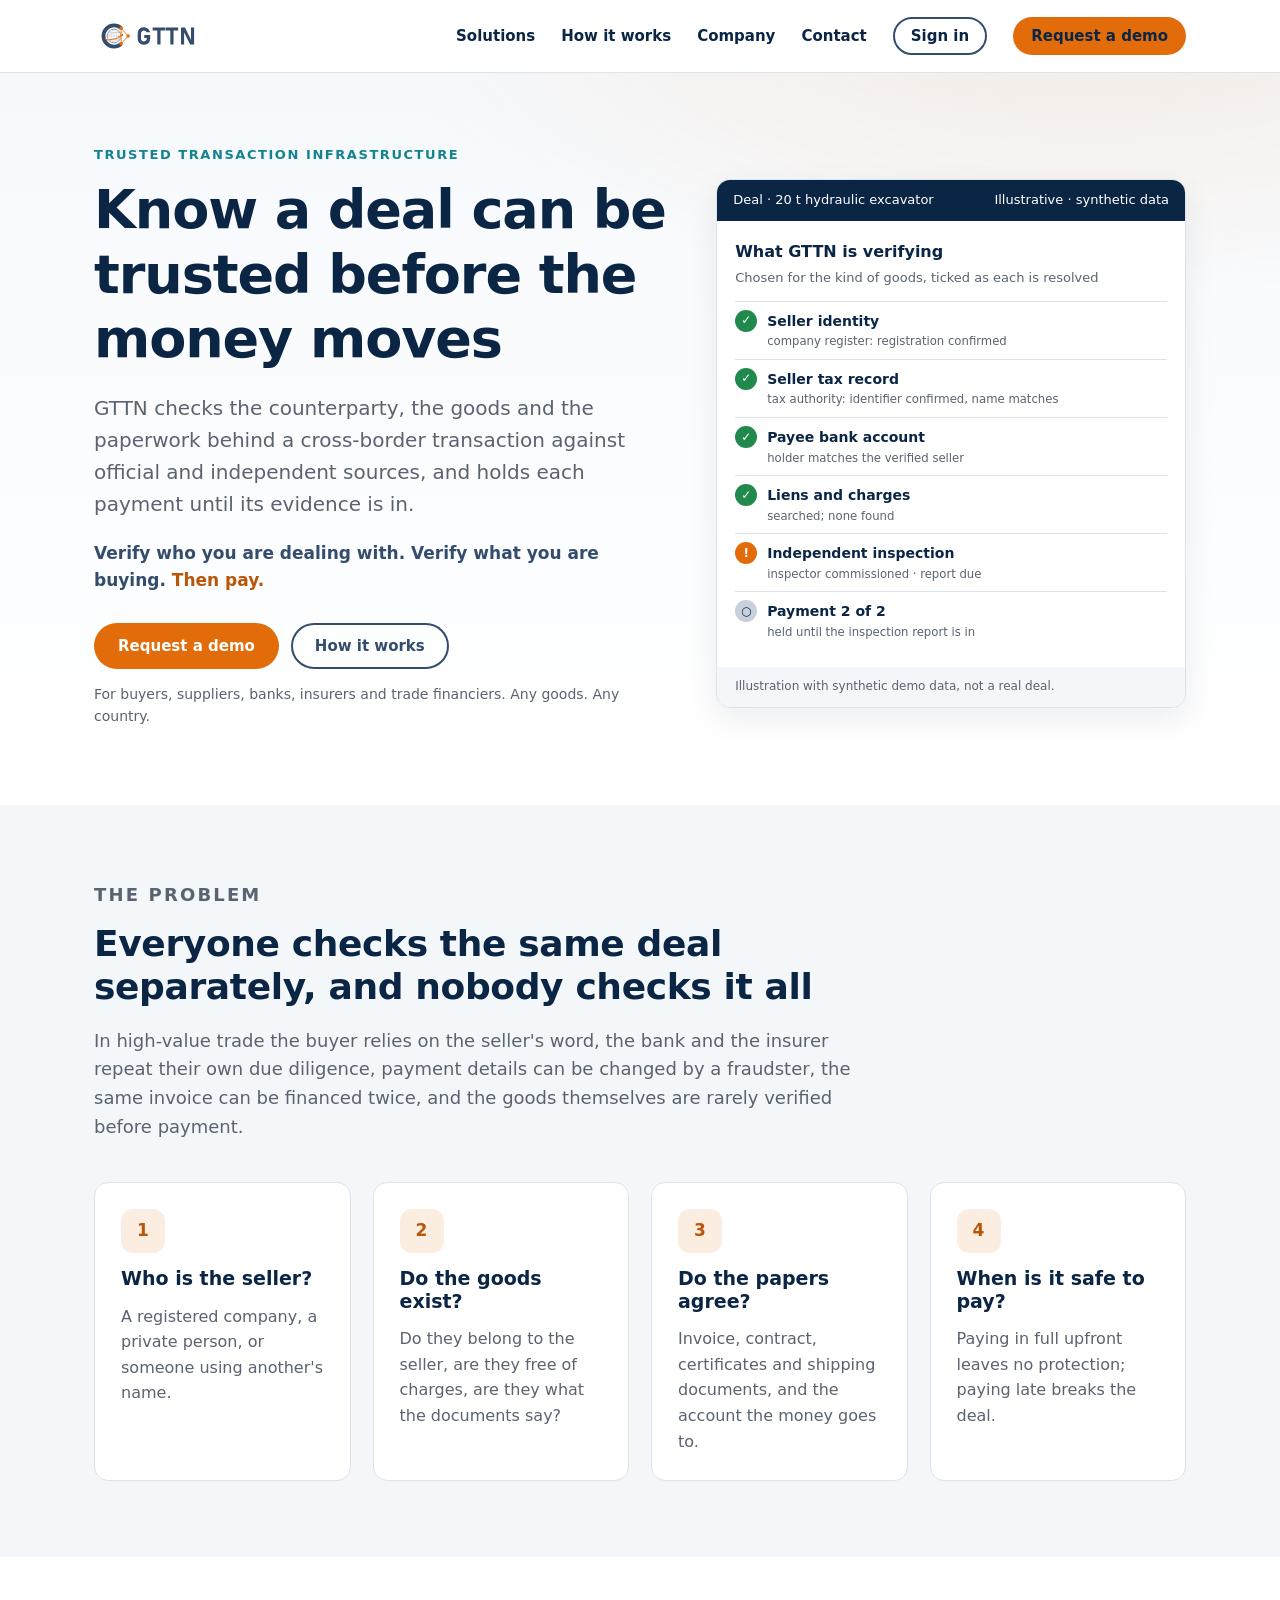
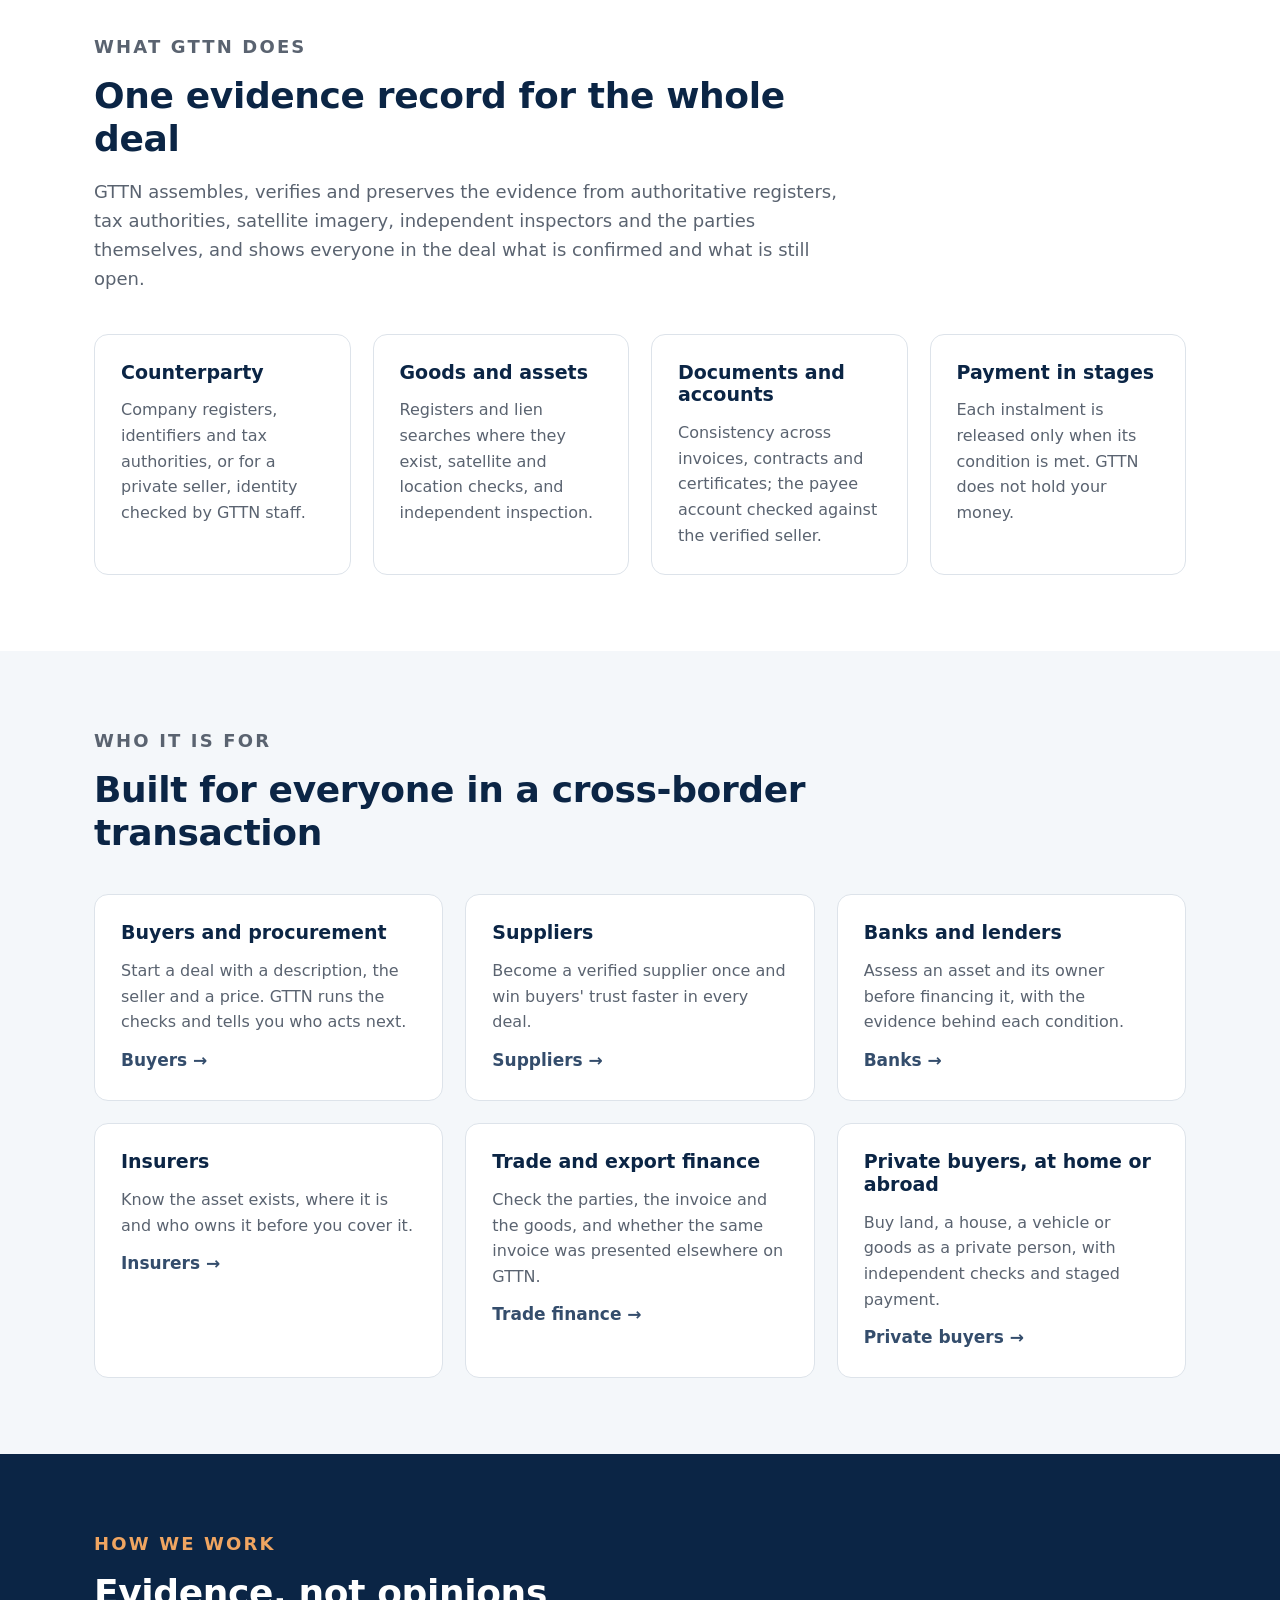
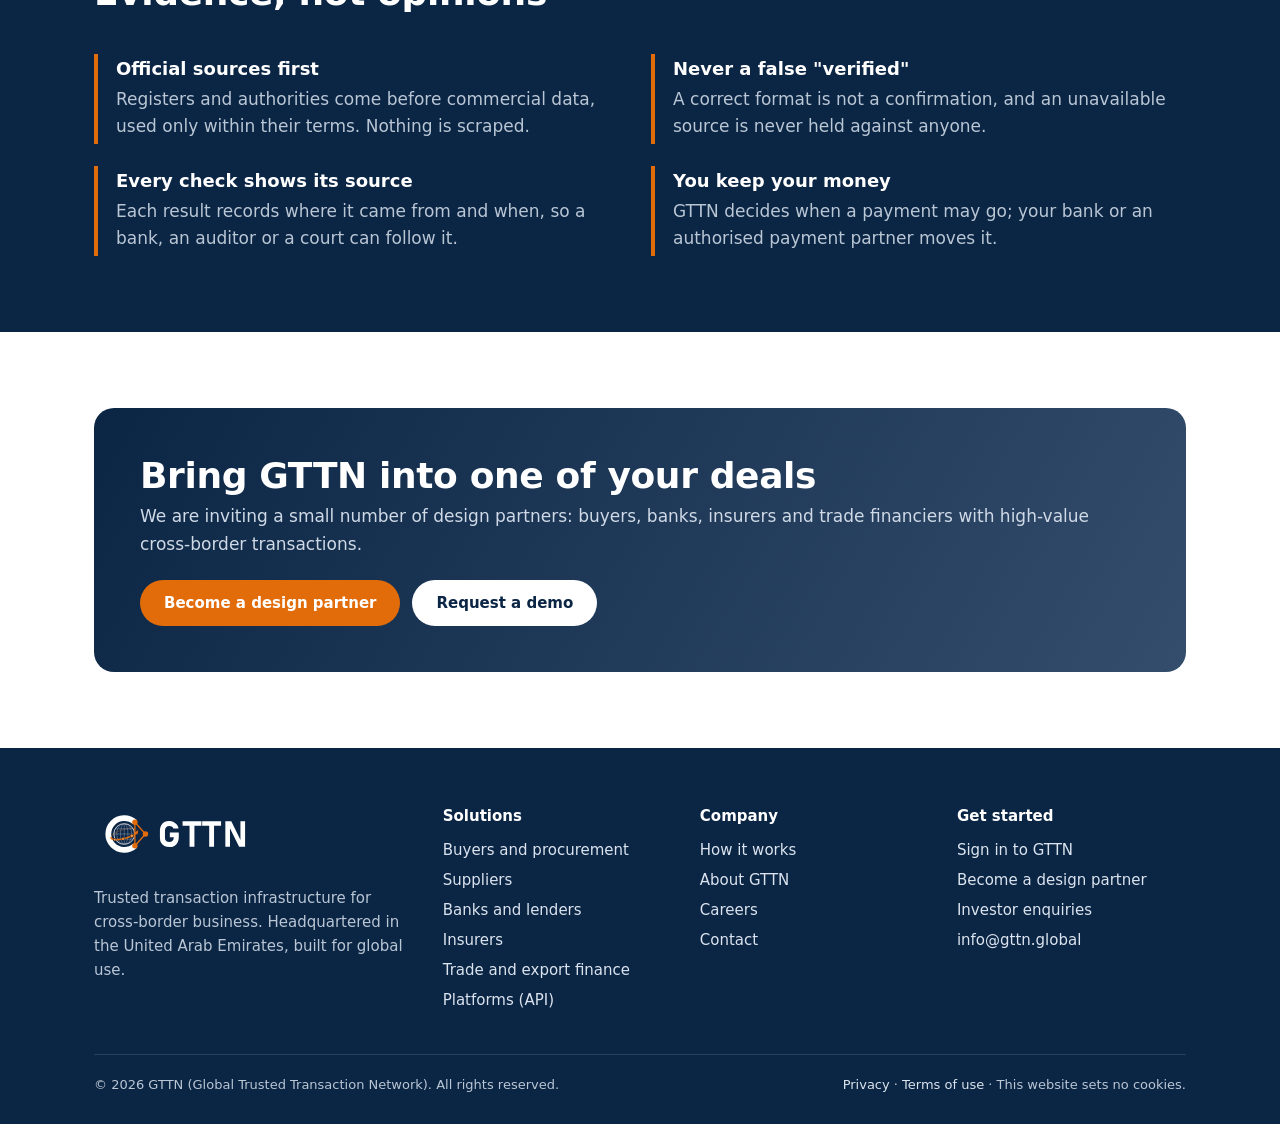
<file: index.html>
<!doctype html>
<html lang="en">
<head>
<meta charset="utf-8">
<meta name="viewport" content="width=device-width, initial-scale=1">
<meta http-equiv="Content-Security-Policy" content="default-src 'self'; img-src 'self' data:; style-src 'self' 'unsafe-inline'; script-src 'self'; connect-src 'self'; font-src 'self'; form-action 'self' mailto:; base-uri 'self'; object-src 'none'">
<!-- No upgrade-insecure-requests in the page: until the host's certificate exists it would block the stylesheet and
     images. HTTPS is enforced by the host instead (GitHub Pages "Enforce HTTPS"; .htaccess on Apache). -->
<meta name="referrer" content="strict-origin-when-cross-origin">
<title>GTTN: trusted transaction infrastructure for cross-border business</title>
<meta name="description" content="Verify who you are dealing with. Verify what you are buying. Then pay. GTTN checks counterparties, goods and documents before money moves.">
<link rel="canonical" href="https://www.gttn.global/">
<meta name="theme-color" content="#0b2545">
<link rel="icon" href="/assets/img/GTTN_mark.svg" type="image/svg+xml">
<link rel="icon" href="/assets/img/icon-32.png" sizes="32x32" type="image/png">
<link rel="apple-touch-icon" href="/assets/img/icon-180.png">
<meta property="og:type" content="website">
<meta property="og:site_name" content="GTTN">
<meta property="og:title" content="GTTN: trusted transaction infrastructure for cross-border business">
<meta property="og:description" content="Verify who you are dealing with. Verify what you are buying. Then pay. GTTN checks counterparties, goods and documents before money moves.">
<meta property="og:url" content="https://www.gttn.global/">
<meta property="og:image" content="https://www.gttn.global/assets/img/og-image.png">
<meta name="twitter:card" content="summary_large_image">
<link rel="stylesheet" href="/assets/css/site.css">
<script type="application/ld+json">{"@context": "https://schema.org", "@type": "Organization", "name": "GTTN (Global Trusted Transaction Network)", "url": "https://www.gttn.global", "logo": "https://www.gttn.global/assets/img/icon-512.png", "description": "Trusted transaction infrastructure for cross-border business.", "email": "info@gttn.global"}</script>
</head>
<body>
<a class="skip" href="#main">Skip to content</a>
<header class="site-header">
  <div class="wrap">
    <a class="brand" href="/" aria-label="GTTN home"><img src="/assets/img/GTTN_logo_horizontal.svg" alt="GTTN" width="148" height="56"></a>
    <button class="nav-toggle" aria-controls="site-nav" aria-expanded="false">Menu</button>
    <nav class="nav" id="site-nav" aria-label="Main">
      <a href="/solutions.html">Solutions</a>
      <a href="/how-it-works.html">How it works</a>
      <a href="/company.html">Company</a>
      <a href="/contact.html">Contact</a>
      <a class="btn btn-ghost btn-sm" href="/sign-in.html">Sign in</a>
      <a class="btn btn-primary btn-sm" href="/contact.html?topic=demo">Request a demo</a>
    </nav>
  </div>
</header>
<main id="main">
<section class="hero">
  <div class="wrap">
    <div>
      <p class="eyebrow">Trusted transaction infrastructure</p>
      <h1>Know a deal can be trusted before the money moves</h1>
      <p class="lead">GTTN checks the counterparty, the goods and the paperwork behind a cross-border transaction against official and independent sources, and holds each payment until its evidence is in.</p>
      <p class="promise">Verify who you are dealing with. Verify what you are buying. <em>Then pay.</em></p>
      <div class="cta-row">
        <a class="btn btn-primary" href="/contact.html?topic=demo">Request a demo</a>
        <a class="btn btn-ghost" href="/how-it-works.html">How it works</a>
      </div>
      <p class="note">For buyers, suppliers, banks, insurers and trade financiers. Any goods. Any country.</p>
    </div>
    <div class="mock" role="img" aria-label="Illustration of a GTTN deal checklist">
  <div class="mock-bar"><span>Deal · 20 t hydraulic excavator</span><span>Illustrative · synthetic data</span></div>
  <div class="mock-body">
    <h4>What GTTN is verifying</h4>
    <div class="sub">Chosen for the kind of goods, ticked as each is resolved</div>
    <div class="check"><span class="dot ok">✓</span><div><b>Seller identity</b><small>company register: registration confirmed</small></div></div>
    <div class="check"><span class="dot ok">✓</span><div><b>Seller tax record</b><small>tax authority: identifier confirmed, name matches</small></div></div>
    <div class="check"><span class="dot ok">✓</span><div><b>Payee bank account</b><small>holder matches the verified seller</small></div></div>
    <div class="check"><span class="dot ok">✓</span><div><b>Liens and charges</b><small>searched; none found</small></div></div>
    <div class="check"><span class="dot act">!</span><div><b>Independent inspection</b><small>inspector commissioned · report due</small></div></div>
    <div class="check"><span class="dot wait">○</span><div><b>Payment 2 of 2</b><small>held until the inspection report is in</small></div></div>
  </div>
  <div class="mock-foot">Illustration with synthetic demo data, not a real deal.</div>
</div>
  </div>
</section>

<section class="soft">
  <div class="wrap">
    <div class="section-head">
      <p class="eyebrow">The problem</p>
      <h2>Everyone checks the same deal separately, and nobody checks it all</h2>
      <p>In high-value trade the buyer relies on the seller's word, the bank and the insurer repeat their own due diligence, payment details can be changed by a fraudster, the same invoice can be financed twice, and the goods themselves are rarely verified before payment.</p>
    </div>
    <div class="grid g4">
      <div class="card"><div class="icon">1</div><h3>Who is the seller?</h3><p>A registered company, a private person, or someone using another's name.</p></div>
      <div class="card"><div class="icon">2</div><h3>Do the goods exist?</h3><p>Do they belong to the seller, are they free of charges, are they what the documents say?</p></div>
      <div class="card"><div class="icon">3</div><h3>Do the papers agree?</h3><p>Invoice, contract, certificates and shipping documents, and the account the money goes to.</p></div>
      <div class="card"><div class="icon">4</div><h3>When is it safe to pay?</h3><p>Paying in full upfront leaves no protection; paying late breaks the deal.</p></div>
    </div>
  </div>
</section>

<section>
  <div class="wrap">
    <div class="section-head">
      <p class="eyebrow">What GTTN does</p>
      <h2>One evidence record for the whole deal</h2>
      <p>GTTN assembles, verifies and preserves the evidence from authoritative registers, tax authorities, satellite imagery, independent inspectors and the parties themselves, and shows everyone in the deal what is confirmed and what is still open.</p>
    </div>
    <div class="grid g4">
      <div class="card"><h3>Counterparty</h3><p>Company registers, identifiers and tax authorities, or for a private seller, identity checked by GTTN staff.</p></div>
      <div class="card"><h3>Goods and assets</h3><p>Registers and lien searches where they exist, satellite and location checks, and independent inspection.</p></div>
      <div class="card"><h3>Documents and accounts</h3><p>Consistency across invoices, contracts and certificates; the payee account checked against the verified seller.</p></div>
      <div class="card"><h3>Payment in stages</h3><p>Each instalment is released only when its condition is met. GTTN does not hold your money.</p></div>
    </div>
  </div>
</section>

<section class="soft">
  <div class="wrap">
    <div class="section-head">
      <p class="eyebrow">Who it is for</p>
      <h2>Built for everyone in a cross-border transaction</h2>
    </div>
    <div class="grid g3">
      <div class="card"><h3>Buyers and procurement</h3><p>Start a deal with a description, the seller and a price. GTTN runs the checks and tells you who acts next.</p><a class="more" href="/solutions.html#buyers">Buyers →</a></div>
      <div class="card"><h3>Suppliers</h3><p>Become a verified supplier once and win buyers' trust faster in every deal.</p><a class="more" href="/solutions.html#suppliers">Suppliers →</a></div>
      <div class="card"><h3>Banks and lenders</h3><p>Assess an asset and its owner before financing it, with the evidence behind each condition.</p><a class="more" href="/solutions.html#banks">Banks →</a></div>
      <div class="card"><h3>Insurers</h3><p>Know the asset exists, where it is and who owns it before you cover it.</p><a class="more" href="/solutions.html#insurers">Insurers →</a></div>
      <div class="card"><h3>Trade and export finance</h3><p>Check the parties, the invoice and the goods, and whether the same invoice was presented elsewhere on GTTN.</p><a class="more" href="/solutions.html#trade-finance">Trade finance →</a></div>
      <div class="card"><h3>Private buyers, at home or abroad</h3><p>Buy land, a house, a vehicle or goods as a private person, with independent checks and staged payment.</p><a class="more" href="/solutions.html#private-buyers">Private buyers →</a></div>
    </div>
  </div>
</section>

<section class="dark">
  <div class="wrap">
    <div class="section-head">
      <p class="eyebrow" style="color:#f0a561">How we work</p>
      <h2>Evidence, not opinions</h2>
    </div>
    <div class="grid g2">
      <div class="principle"><h3>Official sources first</h3><p>Registers and authorities come before commercial data, used only within their terms. Nothing is scraped.</p></div>
      <div class="principle"><h3>Never a false "verified"</h3><p>A correct format is not a confirmation, and an unavailable source is never held against anyone.</p></div>
      <div class="principle"><h3>Every check shows its source</h3><p>Each result records where it came from and when, so a bank, an auditor or a court can follow it.</p></div>
      <div class="principle"><h3>You keep your money</h3><p>GTTN decides when a payment may go; your bank or an authorised payment partner moves it.</p></div>
    </div>
  </div>
</section>

<section>
  <div class="wrap">
    <div class="cta-band">
      <div>
        <h2>Bring GTTN into one of your deals</h2>
        <p>We are inviting a small number of design partners: buyers, banks, insurers and trade financiers with high-value cross-border transactions.</p>
      </div>
      <div class="cta-row" style="margin:0">
        <a class="btn btn-primary" href="/contact.html?topic=pilot">Become a design partner</a>
        <a class="btn btn-light" href="/contact.html?topic=demo">Request a demo</a>
      </div>
    </div>
  </div>
</section>
</main>
<footer class="site-footer">
  <div class="wrap">
    <div class="foot-grid">
      <div>
        <img src="/assets/img/GTTN_logo_footer.svg" alt="GTTN" width="160" height="60">
        <p>Trusted transaction infrastructure for cross-border business. Headquartered in the United Arab Emirates, built for global use.</p>
      </div>
      <div>
        <h4>Solutions</h4>
        <ul>
          <li><a href="/solutions.html#buyers">Buyers and procurement</a></li>
          <li><a href="/solutions.html#suppliers">Suppliers</a></li>
          <li><a href="/solutions.html#banks">Banks and lenders</a></li>
          <li><a href="/solutions.html#insurers">Insurers</a></li>
          <li><a href="/solutions.html#trade-finance">Trade and export finance</a></li>
          <li><a href="/solutions.html#platforms">Platforms (API)</a></li>
        </ul>
      </div>
      <div>
        <h4>Company</h4>
        <ul>
          <li><a href="/how-it-works.html">How it works</a></li>
          <li><a href="/company.html">About GTTN</a></li>
          <li><a href="/company.html#careers">Careers</a></li>
          <li><a href="/contact.html">Contact</a></li>
        </ul>
      </div>
      <div>
        <h4>Get started</h4>
        <ul>
          <li><a href="/sign-in.html">Sign in to GTTN</a></li>
          <li><a href="/contact.html?topic=pilot">Become a design partner</a></li>
          <li><a href="/contact.html?topic=investor">Investor enquiries</a></li>
          <li><a href="mailto:info@gttn.global">info@gttn.global</a></li>
        </ul>
      </div>
    </div>
    <div class="foot-legal">
      <span>© 2026 GTTN (Global Trusted Transaction Network). All rights reserved.</span>
      <span><a href="/privacy.html">Privacy</a> · <a href="/terms.html">Terms of use</a> · This website sets no cookies.</span>
    </div>
  </div>
</footer>
<script src="/assets/js/site.js" defer></script>
</body>
</html>
</file>
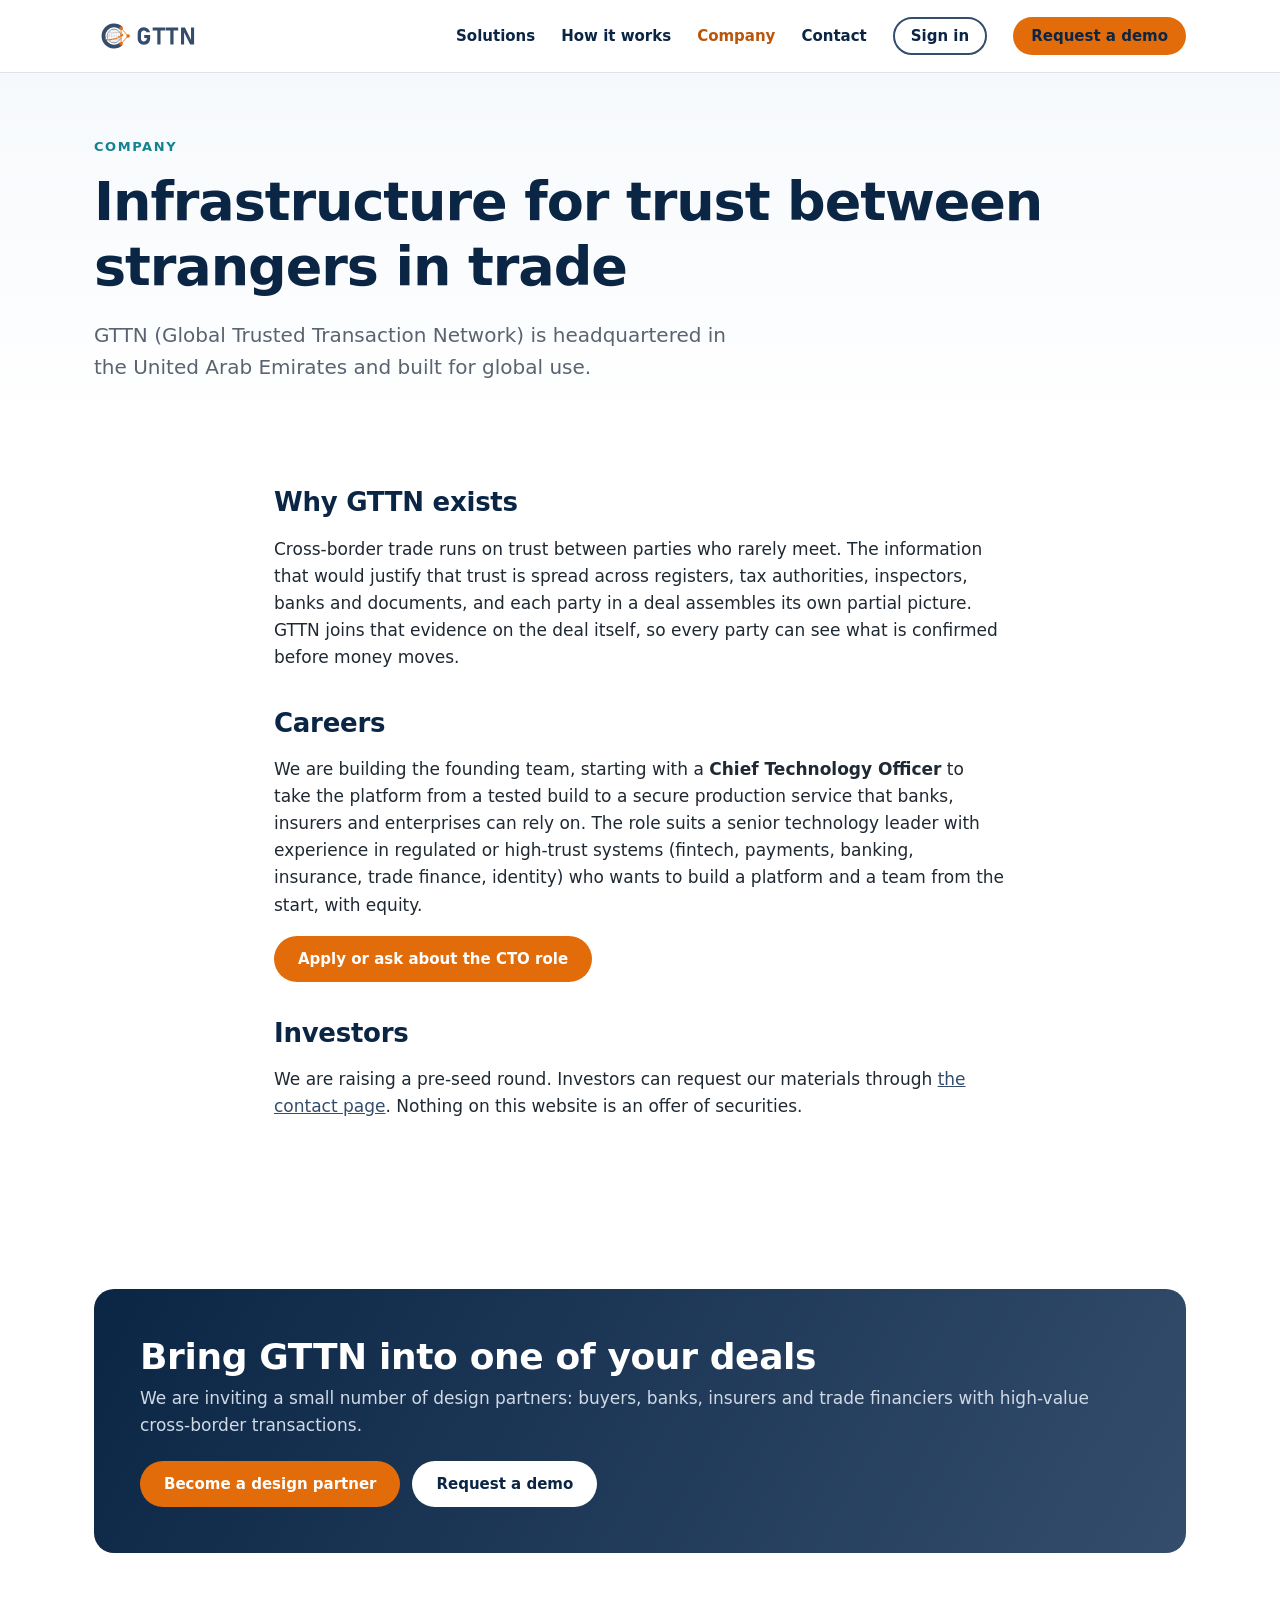
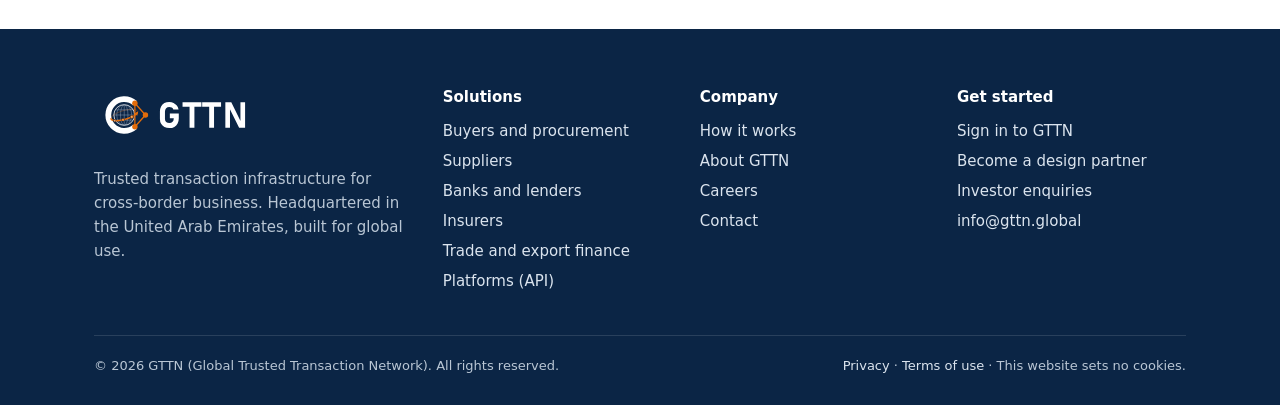
<file: company.html>
<!doctype html>
<html lang="en">
<head>
<meta charset="utf-8">
<meta name="viewport" content="width=device-width, initial-scale=1">
<meta http-equiv="Content-Security-Policy" content="default-src 'self'; img-src 'self' data:; style-src 'self' 'unsafe-inline'; script-src 'self'; connect-src 'self'; font-src 'self'; form-action 'self' mailto:; base-uri 'self'; object-src 'none'">
<!-- No upgrade-insecure-requests in the page: until the host's certificate exists it would block the stylesheet and
     images. HTTPS is enforced by the host instead (GitHub Pages "Enforce HTTPS"; .htaccess on Apache). -->
<meta name="referrer" content="strict-origin-when-cross-origin">
<title>Company and careers | GTTN</title>
<meta name="description" content="GTTN is a pre-seed company headquartered in the United Arab Emirates, building trusted transaction infrastructure for global trade.">
<link rel="canonical" href="https://www.gttn.global/company.html">
<meta name="theme-color" content="#0b2545">
<link rel="icon" href="/assets/img/GTTN_mark.svg" type="image/svg+xml">
<link rel="icon" href="/assets/img/icon-32.png" sizes="32x32" type="image/png">
<link rel="apple-touch-icon" href="/assets/img/icon-180.png">
<meta property="og:type" content="website">
<meta property="og:site_name" content="GTTN">
<meta property="og:title" content="Company and careers | GTTN">
<meta property="og:description" content="GTTN is a pre-seed company headquartered in the United Arab Emirates, building trusted transaction infrastructure for global trade.">
<meta property="og:url" content="https://www.gttn.global/company.html">
<meta property="og:image" content="https://www.gttn.global/assets/img/og-image.png">
<meta name="twitter:card" content="summary_large_image">
<link rel="stylesheet" href="/assets/css/site.css">
<script type="application/ld+json">{"@context": "https://schema.org", "@type": "Organization", "name": "GTTN (Global Trusted Transaction Network)", "url": "https://www.gttn.global", "logo": "https://www.gttn.global/assets/img/icon-512.png", "description": "Trusted transaction infrastructure for cross-border business.", "email": "info@gttn.global"}</script>
</head>
<body>
<a class="skip" href="#main">Skip to content</a>
<header class="site-header">
  <div class="wrap">
    <a class="brand" href="/" aria-label="GTTN home"><img src="/assets/img/GTTN_logo_horizontal.svg" alt="GTTN" width="148" height="56"></a>
    <button class="nav-toggle" aria-controls="site-nav" aria-expanded="false">Menu</button>
    <nav class="nav" id="site-nav" aria-label="Main">
      <a href="/solutions.html">Solutions</a>
      <a href="/how-it-works.html">How it works</a>
      <a href="/company.html" aria-current="page">Company</a>
      <a href="/contact.html">Contact</a>
      <a class="btn btn-ghost btn-sm" href="/sign-in.html">Sign in</a>
      <a class="btn btn-primary btn-sm" href="/contact.html?topic=demo">Request a demo</a>
    </nav>
  </div>
</header>
<main id="main">
<section class="page-head"><div class="wrap">
  <p class="eyebrow">Company</p>
  <h1>Infrastructure for trust between strangers in trade</h1>
  <p class="lead">GTTN (Global Trusted Transaction Network) is headquartered in the United Arab Emirates and built for global use.</p>
</div></section>
<section style="padding-top:20px"><div class="wrap prose">
  <h2>Why GTTN exists</h2>
  <p>Cross-border trade runs on trust between parties who rarely meet. The information that would justify that trust is spread across registers, tax authorities, inspectors, banks and documents, and each party in a deal assembles its own partial picture. GTTN joins that evidence on the deal itself, so every party can see what is confirmed before money moves.</p>
  <h2 id="careers">Careers</h2>
  <p>We are building the founding team, starting with a <b>Chief Technology Officer</b> to take the platform from a tested build to a secure production service that banks, insurers and enterprises can rely on. The role suits a senior technology leader with experience in regulated or high-trust systems (fintech, payments, banking, insurance, trade finance, identity) who wants to build a platform and a team from the start, with equity.</p>
  <p><a class="btn btn-primary" href="mailto:info@gttn.global?subject=Chief%20Technology%20Officer">Apply or ask about the CTO role</a></p>
  <h2>Investors</h2>
  <p>We are raising a pre-seed round. Investors can request our materials through <a href="/contact.html?topic=investor">the contact page</a>. Nothing on this website is an offer of securities.</p>
</div></section>
<section>
  <div class="wrap">
    <div class="cta-band">
      <div>
        <h2>Bring GTTN into one of your deals</h2>
        <p>We are inviting a small number of design partners: buyers, banks, insurers and trade financiers with high-value cross-border transactions.</p>
      </div>
      <div class="cta-row" style="margin:0">
        <a class="btn btn-primary" href="/contact.html?topic=pilot">Become a design partner</a>
        <a class="btn btn-light" href="/contact.html?topic=demo">Request a demo</a>
      </div>
    </div>
  </div>
</section>
</main>
<footer class="site-footer">
  <div class="wrap">
    <div class="foot-grid">
      <div>
        <img src="/assets/img/GTTN_logo_footer.svg" alt="GTTN" width="160" height="60">
        <p>Trusted transaction infrastructure for cross-border business. Headquartered in the United Arab Emirates, built for global use.</p>
      </div>
      <div>
        <h4>Solutions</h4>
        <ul>
          <li><a href="/solutions.html#buyers">Buyers and procurement</a></li>
          <li><a href="/solutions.html#suppliers">Suppliers</a></li>
          <li><a href="/solutions.html#banks">Banks and lenders</a></li>
          <li><a href="/solutions.html#insurers">Insurers</a></li>
          <li><a href="/solutions.html#trade-finance">Trade and export finance</a></li>
          <li><a href="/solutions.html#platforms">Platforms (API)</a></li>
        </ul>
      </div>
      <div>
        <h4>Company</h4>
        <ul>
          <li><a href="/how-it-works.html">How it works</a></li>
          <li><a href="/company.html">About GTTN</a></li>
          <li><a href="/company.html#careers">Careers</a></li>
          <li><a href="/contact.html">Contact</a></li>
        </ul>
      </div>
      <div>
        <h4>Get started</h4>
        <ul>
          <li><a href="/sign-in.html">Sign in to GTTN</a></li>
          <li><a href="/contact.html?topic=pilot">Become a design partner</a></li>
          <li><a href="/contact.html?topic=investor">Investor enquiries</a></li>
          <li><a href="mailto:info@gttn.global">info@gttn.global</a></li>
        </ul>
      </div>
    </div>
    <div class="foot-legal">
      <span>© 2026 GTTN (Global Trusted Transaction Network). All rights reserved.</span>
      <span><a href="/privacy.html">Privacy</a> · <a href="/terms.html">Terms of use</a> · This website sets no cookies.</span>
    </div>
  </div>
</footer>
<script src="/assets/js/site.js" defer></script>
</body>
</html>
</file>
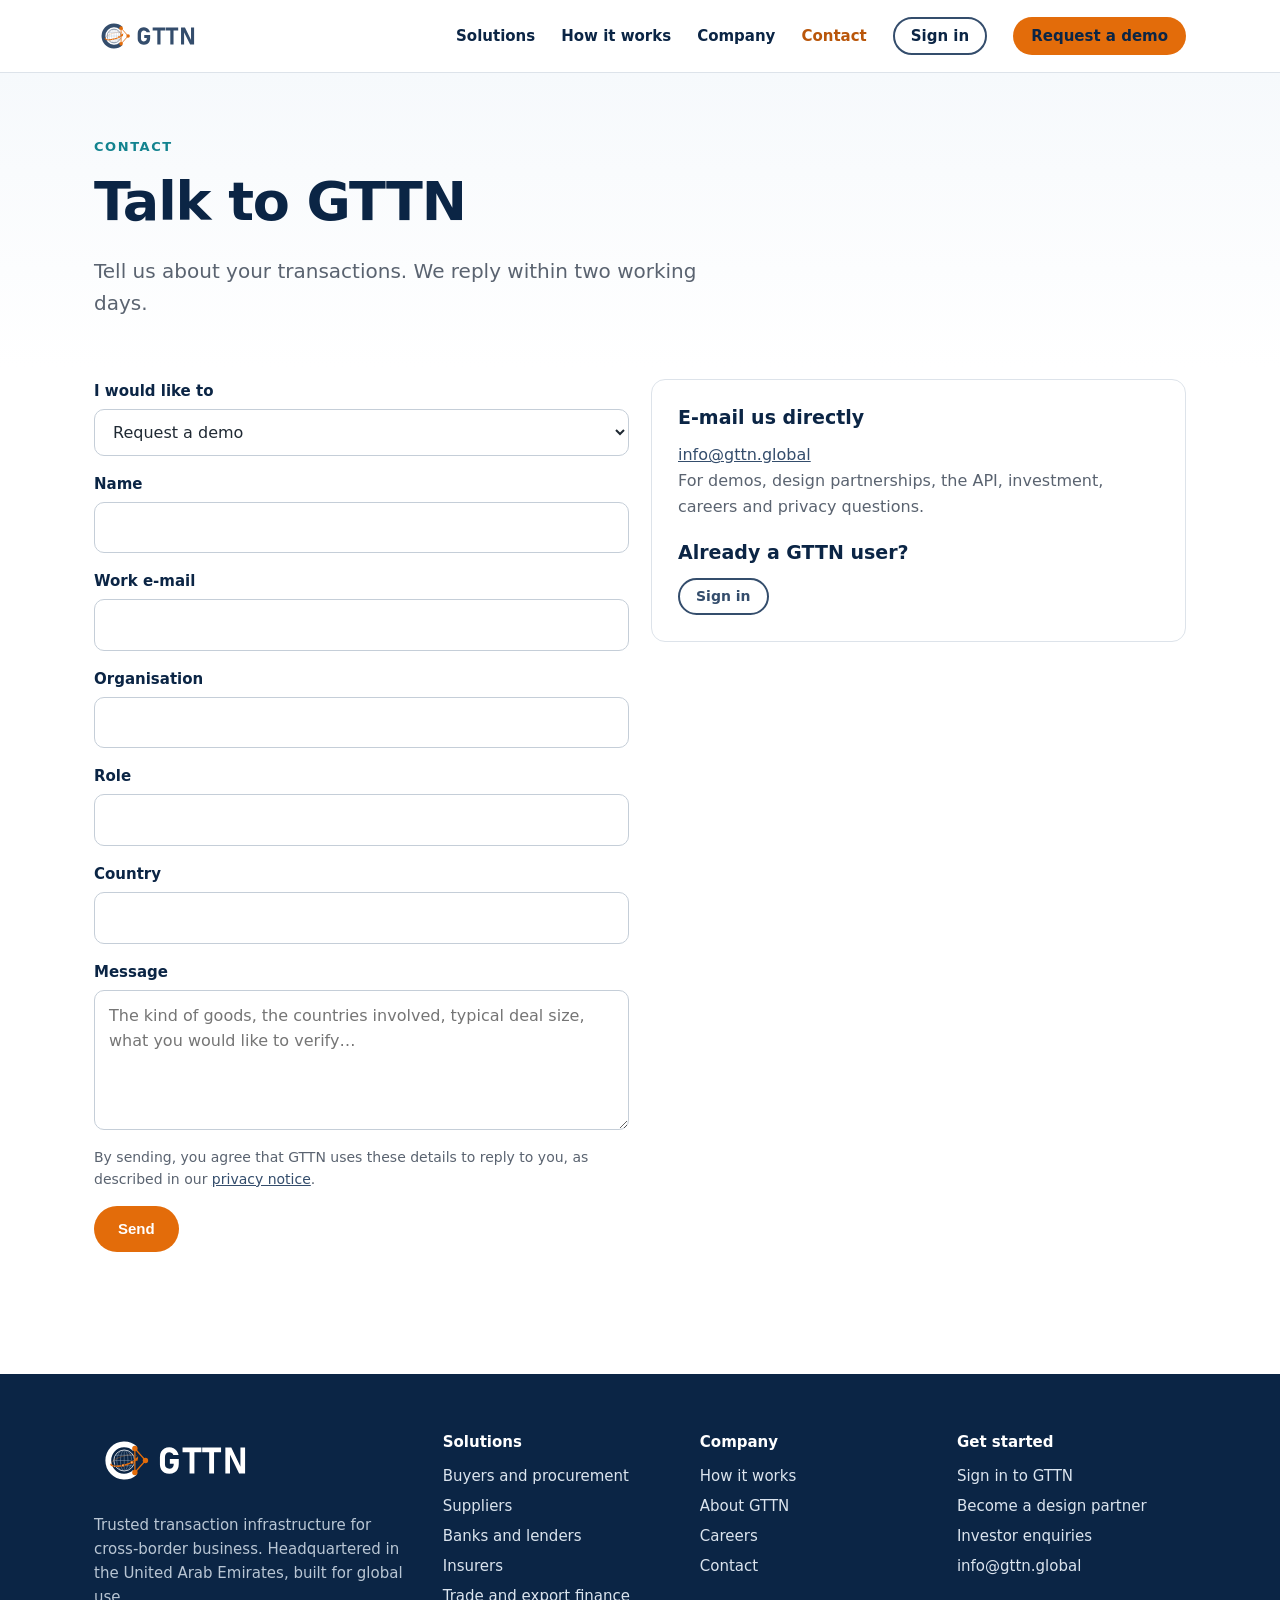
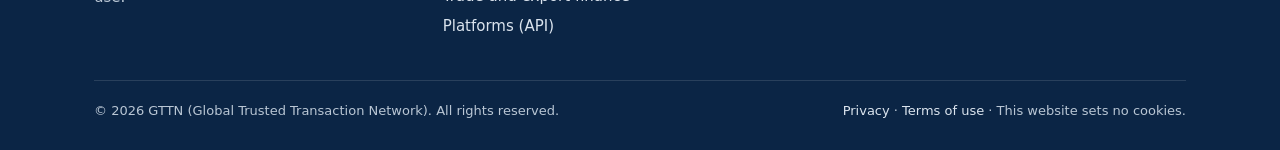
<file: contact.html>
<!doctype html>
<html lang="en">
<head>
<meta charset="utf-8">
<meta name="viewport" content="width=device-width, initial-scale=1">
<meta http-equiv="Content-Security-Policy" content="default-src 'self'; img-src 'self' data:; style-src 'self' 'unsafe-inline'; script-src 'self'; connect-src 'self'; font-src 'self'; form-action 'self' mailto:; base-uri 'self'; object-src 'none'">
<!-- No upgrade-insecure-requests in the page: until the host's certificate exists it would block the stylesheet and
     images. HTTPS is enforced by the host instead (GitHub Pages "Enforce HTTPS"; .htaccess on Apache). -->
<meta name="referrer" content="strict-origin-when-cross-origin">
<title>Contact GTTN</title>
<meta name="description" content="Request a demo, become a design partner, integrate through the API, or contact GTTN about investment or careers.">
<link rel="canonical" href="https://www.gttn.global/contact.html">
<meta name="theme-color" content="#0b2545">
<link rel="icon" href="/assets/img/GTTN_mark.svg" type="image/svg+xml">
<link rel="icon" href="/assets/img/icon-32.png" sizes="32x32" type="image/png">
<link rel="apple-touch-icon" href="/assets/img/icon-180.png">
<meta property="og:type" content="website">
<meta property="og:site_name" content="GTTN">
<meta property="og:title" content="Contact GTTN">
<meta property="og:description" content="Request a demo, become a design partner, integrate through the API, or contact GTTN about investment or careers.">
<meta property="og:url" content="https://www.gttn.global/contact.html">
<meta property="og:image" content="https://www.gttn.global/assets/img/og-image.png">
<meta name="twitter:card" content="summary_large_image">
<link rel="stylesheet" href="/assets/css/site.css">
<script type="application/ld+json">{"@context": "https://schema.org", "@type": "Organization", "name": "GTTN (Global Trusted Transaction Network)", "url": "https://www.gttn.global", "logo": "https://www.gttn.global/assets/img/icon-512.png", "description": "Trusted transaction infrastructure for cross-border business.", "email": "info@gttn.global"}</script>
</head>
<body>
<a class="skip" href="#main">Skip to content</a>
<header class="site-header">
  <div class="wrap">
    <a class="brand" href="/" aria-label="GTTN home"><img src="/assets/img/GTTN_logo_horizontal.svg" alt="GTTN" width="148" height="56"></a>
    <button class="nav-toggle" aria-controls="site-nav" aria-expanded="false">Menu</button>
    <nav class="nav" id="site-nav" aria-label="Main">
      <a href="/solutions.html">Solutions</a>
      <a href="/how-it-works.html">How it works</a>
      <a href="/company.html">Company</a>
      <a href="/contact.html" aria-current="page">Contact</a>
      <a class="btn btn-ghost btn-sm" href="/sign-in.html">Sign in</a>
      <a class="btn btn-primary btn-sm" href="/contact.html?topic=demo">Request a demo</a>
    </nav>
  </div>
</header>
<main id="main">
<section class="page-head"><div class="wrap">
  <p class="eyebrow">Contact</p>
  <h1>Talk to GTTN</h1>
  <p class="lead">Tell us about your transactions. We reply within two working days.</p>
</div></section>
<section style="padding-top:12px"><div class="wrap">
  <div class="grid g2" style="align-items:start">
    <form class="contact" data-to="info@gttn.global" novalidate>
      <div class="field"><label for="topic">I would like to</label>
        <select id="topic" name="topic" required>
          <option value="demo" data-to="info@gttn.global">Request a demo</option>
          <option value="pilot" data-to="info@gttn.global">Become a design partner</option>
          <option value="api" data-to="info@gttn.global">Integrate through the API</option>
          <option value="investor" data-to="info@gttn.global">Investor enquiry</option>
          <option value="careers" data-to="info@gttn.global">Careers</option>
          <option value="other" data-to="info@gttn.global">Something else</option>
        </select></div>
      <div class="field"><label for="name">Name</label><input id="name" name="name" autocomplete="name" required></div>
      <div class="field"><label for="email">Work e-mail</label><input id="email" name="email" type="email" autocomplete="email" required></div>
      <div class="field"><label for="organisation">Organisation</label><input id="organisation" name="organisation" autocomplete="organization" required></div>
      <div class="field"><label for="role">Role</label><input id="role" name="role" autocomplete="organization-title"></div>
      <div class="field"><label for="country">Country</label><input id="country" name="country" autocomplete="country-name"></div>
      <div class="field"><label for="message">Message</label><textarea id="message" name="message" required placeholder="The kind of goods, the countries involved, typical deal size, what you would like to verify…"></textarea></div>
      <p class="note" style="margin:0">By sending, you agree that GTTN uses these details to reply to you, as described in our <a href="/privacy.html">privacy notice</a>.</p>
      <div><button class="btn btn-primary" type="submit">Send</button></div>
      <p class="form-status" role="status" aria-live="polite"></p>
    </form>
    <div class="card">
      <h3>E-mail us directly</h3>
      <p><a href="mailto:info@gttn.global">info@gttn.global</a></p>
      <p class="note" style="margin-top:0">For demos, design partnerships, the API, investment, careers and privacy questions.</p>
      <h3 style="margin-top:22px">Already a GTTN user?</h3>
      <p><a class="btn btn-ghost btn-sm" href="/sign-in.html">Sign in</a></p>
    </div>
  </div>
</div></section>
</main>
<footer class="site-footer">
  <div class="wrap">
    <div class="foot-grid">
      <div>
        <img src="/assets/img/GTTN_logo_footer.svg" alt="GTTN" width="160" height="60">
        <p>Trusted transaction infrastructure for cross-border business. Headquartered in the United Arab Emirates, built for global use.</p>
      </div>
      <div>
        <h4>Solutions</h4>
        <ul>
          <li><a href="/solutions.html#buyers">Buyers and procurement</a></li>
          <li><a href="/solutions.html#suppliers">Suppliers</a></li>
          <li><a href="/solutions.html#banks">Banks and lenders</a></li>
          <li><a href="/solutions.html#insurers">Insurers</a></li>
          <li><a href="/solutions.html#trade-finance">Trade and export finance</a></li>
          <li><a href="/solutions.html#platforms">Platforms (API)</a></li>
        </ul>
      </div>
      <div>
        <h4>Company</h4>
        <ul>
          <li><a href="/how-it-works.html">How it works</a></li>
          <li><a href="/company.html">About GTTN</a></li>
          <li><a href="/company.html#careers">Careers</a></li>
          <li><a href="/contact.html">Contact</a></li>
        </ul>
      </div>
      <div>
        <h4>Get started</h4>
        <ul>
          <li><a href="/sign-in.html">Sign in to GTTN</a></li>
          <li><a href="/contact.html?topic=pilot">Become a design partner</a></li>
          <li><a href="/contact.html?topic=investor">Investor enquiries</a></li>
          <li><a href="mailto:info@gttn.global">info@gttn.global</a></li>
        </ul>
      </div>
    </div>
    <div class="foot-legal">
      <span>© 2026 GTTN (Global Trusted Transaction Network). All rights reserved.</span>
      <span><a href="/privacy.html">Privacy</a> · <a href="/terms.html">Terms of use</a> · This website sets no cookies.</span>
    </div>
  </div>
</footer>
<script src="/assets/js/site.js" defer></script>
</body>
</html>
</file>
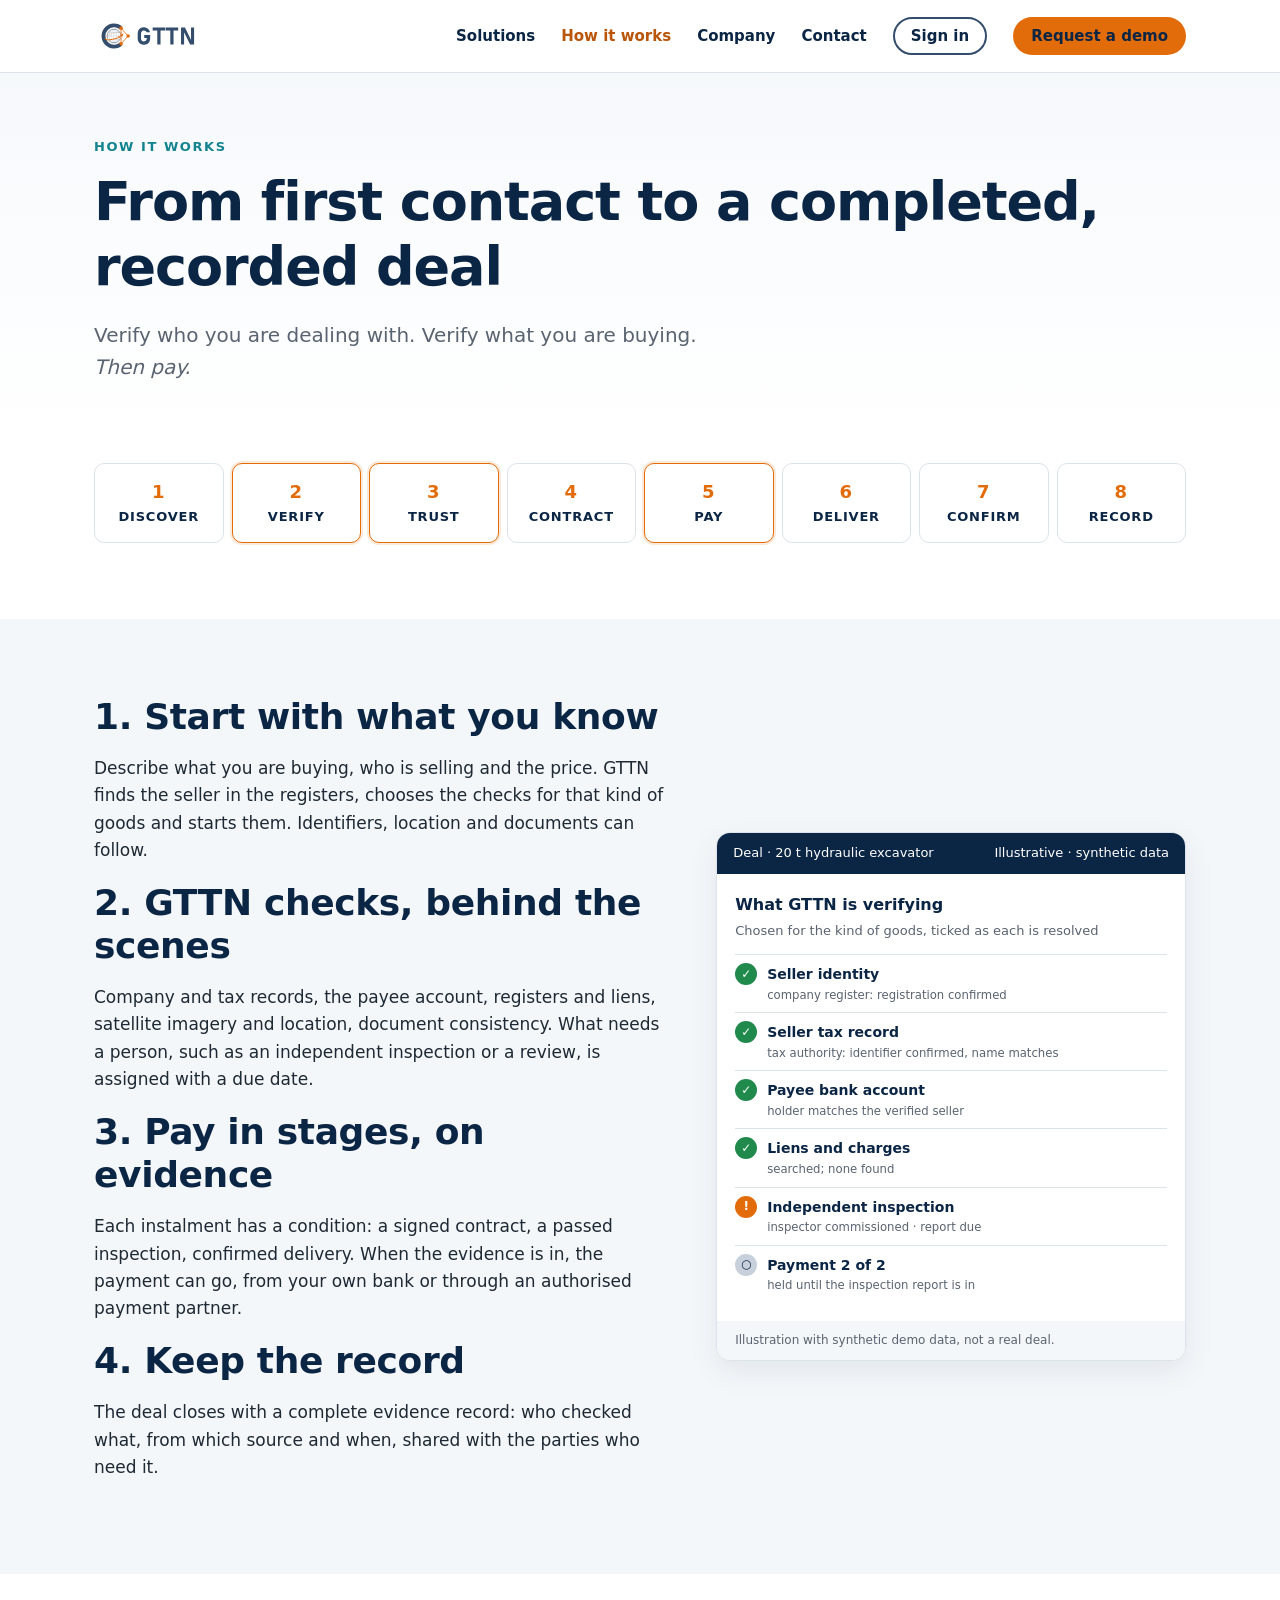
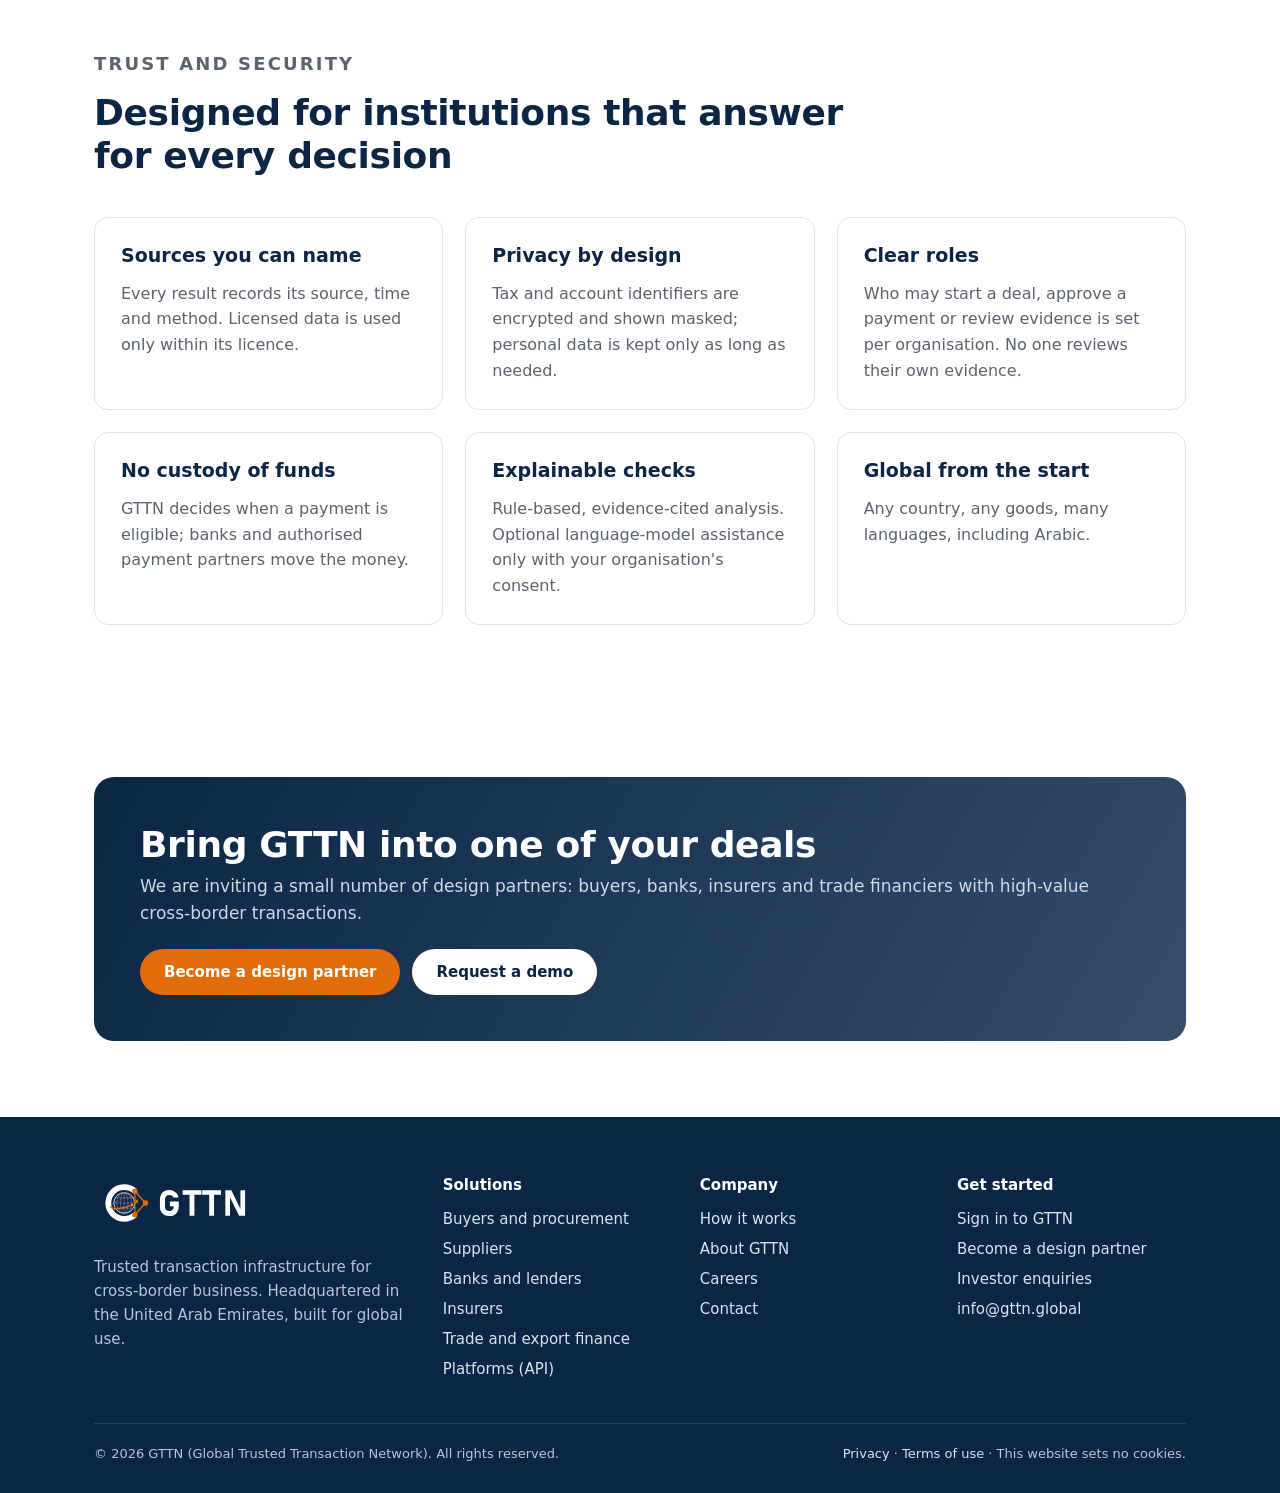
<file: how-it-works.html>
<!doctype html>
<html lang="en">
<head>
<meta charset="utf-8">
<meta name="viewport" content="width=device-width, initial-scale=1">
<meta http-equiv="Content-Security-Policy" content="default-src 'self'; img-src 'self' data:; style-src 'self' 'unsafe-inline'; script-src 'self'; connect-src 'self'; font-src 'self'; form-action 'self' mailto:; base-uri 'self'; object-src 'none'">
<!-- No upgrade-insecure-requests in the page: until the host's certificate exists it would block the stylesheet and
     images. HTTPS is enforced by the host instead (GitHub Pages "Enforce HTTPS"; .htaccess on Apache). -->
<meta name="referrer" content="strict-origin-when-cross-origin">
<title>How GTTN works | GTTN</title>
<meta name="description" content="From first contact to a completed, recorded deal: GTTN checks the counterparty, goods and documents and releases payment in stages on evidence.">
<link rel="canonical" href="https://www.gttn.global/how-it-works.html">
<meta name="theme-color" content="#0b2545">
<link rel="icon" href="/assets/img/GTTN_mark.svg" type="image/svg+xml">
<link rel="icon" href="/assets/img/icon-32.png" sizes="32x32" type="image/png">
<link rel="apple-touch-icon" href="/assets/img/icon-180.png">
<meta property="og:type" content="website">
<meta property="og:site_name" content="GTTN">
<meta property="og:title" content="How GTTN works | GTTN">
<meta property="og:description" content="From first contact to a completed, recorded deal: GTTN checks the counterparty, goods and documents and releases payment in stages on evidence.">
<meta property="og:url" content="https://www.gttn.global/how-it-works.html">
<meta property="og:image" content="https://www.gttn.global/assets/img/og-image.png">
<meta name="twitter:card" content="summary_large_image">
<link rel="stylesheet" href="/assets/css/site.css">
<script type="application/ld+json">{"@context": "https://schema.org", "@type": "Organization", "name": "GTTN (Global Trusted Transaction Network)", "url": "https://www.gttn.global", "logo": "https://www.gttn.global/assets/img/icon-512.png", "description": "Trusted transaction infrastructure for cross-border business.", "email": "info@gttn.global"}</script>
</head>
<body>
<a class="skip" href="#main">Skip to content</a>
<header class="site-header">
  <div class="wrap">
    <a class="brand" href="/" aria-label="GTTN home"><img src="/assets/img/GTTN_logo_horizontal.svg" alt="GTTN" width="148" height="56"></a>
    <button class="nav-toggle" aria-controls="site-nav" aria-expanded="false">Menu</button>
    <nav class="nav" id="site-nav" aria-label="Main">
      <a href="/solutions.html">Solutions</a>
      <a href="/how-it-works.html" aria-current="page">How it works</a>
      <a href="/company.html">Company</a>
      <a href="/contact.html">Contact</a>
      <a class="btn btn-ghost btn-sm" href="/sign-in.html">Sign in</a>
      <a class="btn btn-primary btn-sm" href="/contact.html?topic=demo">Request a demo</a>
    </nav>
  </div>
</header>
<main id="main">
<section class="page-head"><div class="wrap">
  <p class="eyebrow">How it works</p>
  <h1>From first contact to a completed, recorded deal</h1>
  <p class="lead">Verify who you are dealing with. Verify what you are buying. <em>Then pay.</em></p>
</div></section>
<section style="padding-top:24px"><div class="wrap">
  <ol class="steps" aria-label="The GTTN transaction lifecycle">
    <li>DISCOVER</li><li class="key">VERIFY</li><li class="key">TRUST</li><li>CONTRACT</li><li class="key">PAY</li><li>DELIVER</li><li>CONFIRM</li><li>RECORD</li>
  </ol>
</div></section>
<section class="soft"><div class="wrap">
  <div class="hero" style="background:none;padding:0"><div class="wrap" style="padding:0">
    <div>
      <h2>1. Start with what you know</h2>
      <p>Describe what you are buying, who is selling and the price. GTTN finds the seller in the registers, chooses the checks for that kind of goods and starts them. Identifiers, location and documents can follow.</p>
      <h2>2. GTTN checks, behind the scenes</h2>
      <p>Company and tax records, the payee account, registers and liens, satellite imagery and location, document consistency. What needs a person, such as an independent inspection or a review, is assigned with a due date.</p>
      <h2>3. Pay in stages, on evidence</h2>
      <p>Each instalment has a condition: a signed contract, a passed inspection, confirmed delivery. When the evidence is in, the payment can go, from your own bank or through an authorised payment partner.</p>
      <h2>4. Keep the record</h2>
      <p>The deal closes with a complete evidence record: who checked what, from which source and when, shared with the parties who need it.</p>
    </div>
    <div class="mock" role="img" aria-label="Illustration of a GTTN deal checklist">
  <div class="mock-bar"><span>Deal · 20 t hydraulic excavator</span><span>Illustrative · synthetic data</span></div>
  <div class="mock-body">
    <h4>What GTTN is verifying</h4>
    <div class="sub">Chosen for the kind of goods, ticked as each is resolved</div>
    <div class="check"><span class="dot ok">✓</span><div><b>Seller identity</b><small>company register: registration confirmed</small></div></div>
    <div class="check"><span class="dot ok">✓</span><div><b>Seller tax record</b><small>tax authority: identifier confirmed, name matches</small></div></div>
    <div class="check"><span class="dot ok">✓</span><div><b>Payee bank account</b><small>holder matches the verified seller</small></div></div>
    <div class="check"><span class="dot ok">✓</span><div><b>Liens and charges</b><small>searched; none found</small></div></div>
    <div class="check"><span class="dot act">!</span><div><b>Independent inspection</b><small>inspector commissioned · report due</small></div></div>
    <div class="check"><span class="dot wait">○</span><div><b>Payment 2 of 2</b><small>held until the inspection report is in</small></div></div>
  </div>
  <div class="mock-foot">Illustration with synthetic demo data, not a real deal.</div>
</div>
  </div></div>
</div></section>
<section><div class="wrap">
  <div class="section-head"><p class="eyebrow">Trust and security</p><h2>Designed for institutions that answer for every decision</h2></div>
  <div class="grid g3">
    <div class="card"><h3>Sources you can name</h3><p>Every result records its source, time and method. Licensed data is used only within its licence.</p></div>
    <div class="card"><h3>Privacy by design</h3><p>Tax and account identifiers are encrypted and shown masked; personal data is kept only as long as needed.</p></div>
    <div class="card"><h3>Clear roles</h3><p>Who may start a deal, approve a payment or review evidence is set per organisation. No one reviews their own evidence.</p></div>
    <div class="card"><h3>No custody of funds</h3><p>GTTN decides when a payment is eligible; banks and authorised payment partners move the money.</p></div>
    <div class="card"><h3>Explainable checks</h3><p>Rule-based, evidence-cited analysis. Optional language-model assistance only with your organisation's consent.</p></div>
    <div class="card"><h3>Global from the start</h3><p>Any country, any goods, many languages, including Arabic.</p></div>
  </div>
</div></section>
<section>
  <div class="wrap">
    <div class="cta-band">
      <div>
        <h2>Bring GTTN into one of your deals</h2>
        <p>We are inviting a small number of design partners: buyers, banks, insurers and trade financiers with high-value cross-border transactions.</p>
      </div>
      <div class="cta-row" style="margin:0">
        <a class="btn btn-primary" href="/contact.html?topic=pilot">Become a design partner</a>
        <a class="btn btn-light" href="/contact.html?topic=demo">Request a demo</a>
      </div>
    </div>
  </div>
</section>
</main>
<footer class="site-footer">
  <div class="wrap">
    <div class="foot-grid">
      <div>
        <img src="/assets/img/GTTN_logo_footer.svg" alt="GTTN" width="160" height="60">
        <p>Trusted transaction infrastructure for cross-border business. Headquartered in the United Arab Emirates, built for global use.</p>
      </div>
      <div>
        <h4>Solutions</h4>
        <ul>
          <li><a href="/solutions.html#buyers">Buyers and procurement</a></li>
          <li><a href="/solutions.html#suppliers">Suppliers</a></li>
          <li><a href="/solutions.html#banks">Banks and lenders</a></li>
          <li><a href="/solutions.html#insurers">Insurers</a></li>
          <li><a href="/solutions.html#trade-finance">Trade and export finance</a></li>
          <li><a href="/solutions.html#platforms">Platforms (API)</a></li>
        </ul>
      </div>
      <div>
        <h4>Company</h4>
        <ul>
          <li><a href="/how-it-works.html">How it works</a></li>
          <li><a href="/company.html">About GTTN</a></li>
          <li><a href="/company.html#careers">Careers</a></li>
          <li><a href="/contact.html">Contact</a></li>
        </ul>
      </div>
      <div>
        <h4>Get started</h4>
        <ul>
          <li><a href="/sign-in.html">Sign in to GTTN</a></li>
          <li><a href="/contact.html?topic=pilot">Become a design partner</a></li>
          <li><a href="/contact.html?topic=investor">Investor enquiries</a></li>
          <li><a href="mailto:info@gttn.global">info@gttn.global</a></li>
        </ul>
      </div>
    </div>
    <div class="foot-legal">
      <span>© 2026 GTTN (Global Trusted Transaction Network). All rights reserved.</span>
      <span><a href="/privacy.html">Privacy</a> · <a href="/terms.html">Terms of use</a> · This website sets no cookies.</span>
    </div>
  </div>
</footer>
<script src="/assets/js/site.js" defer></script>
</body>
</html>
</file>
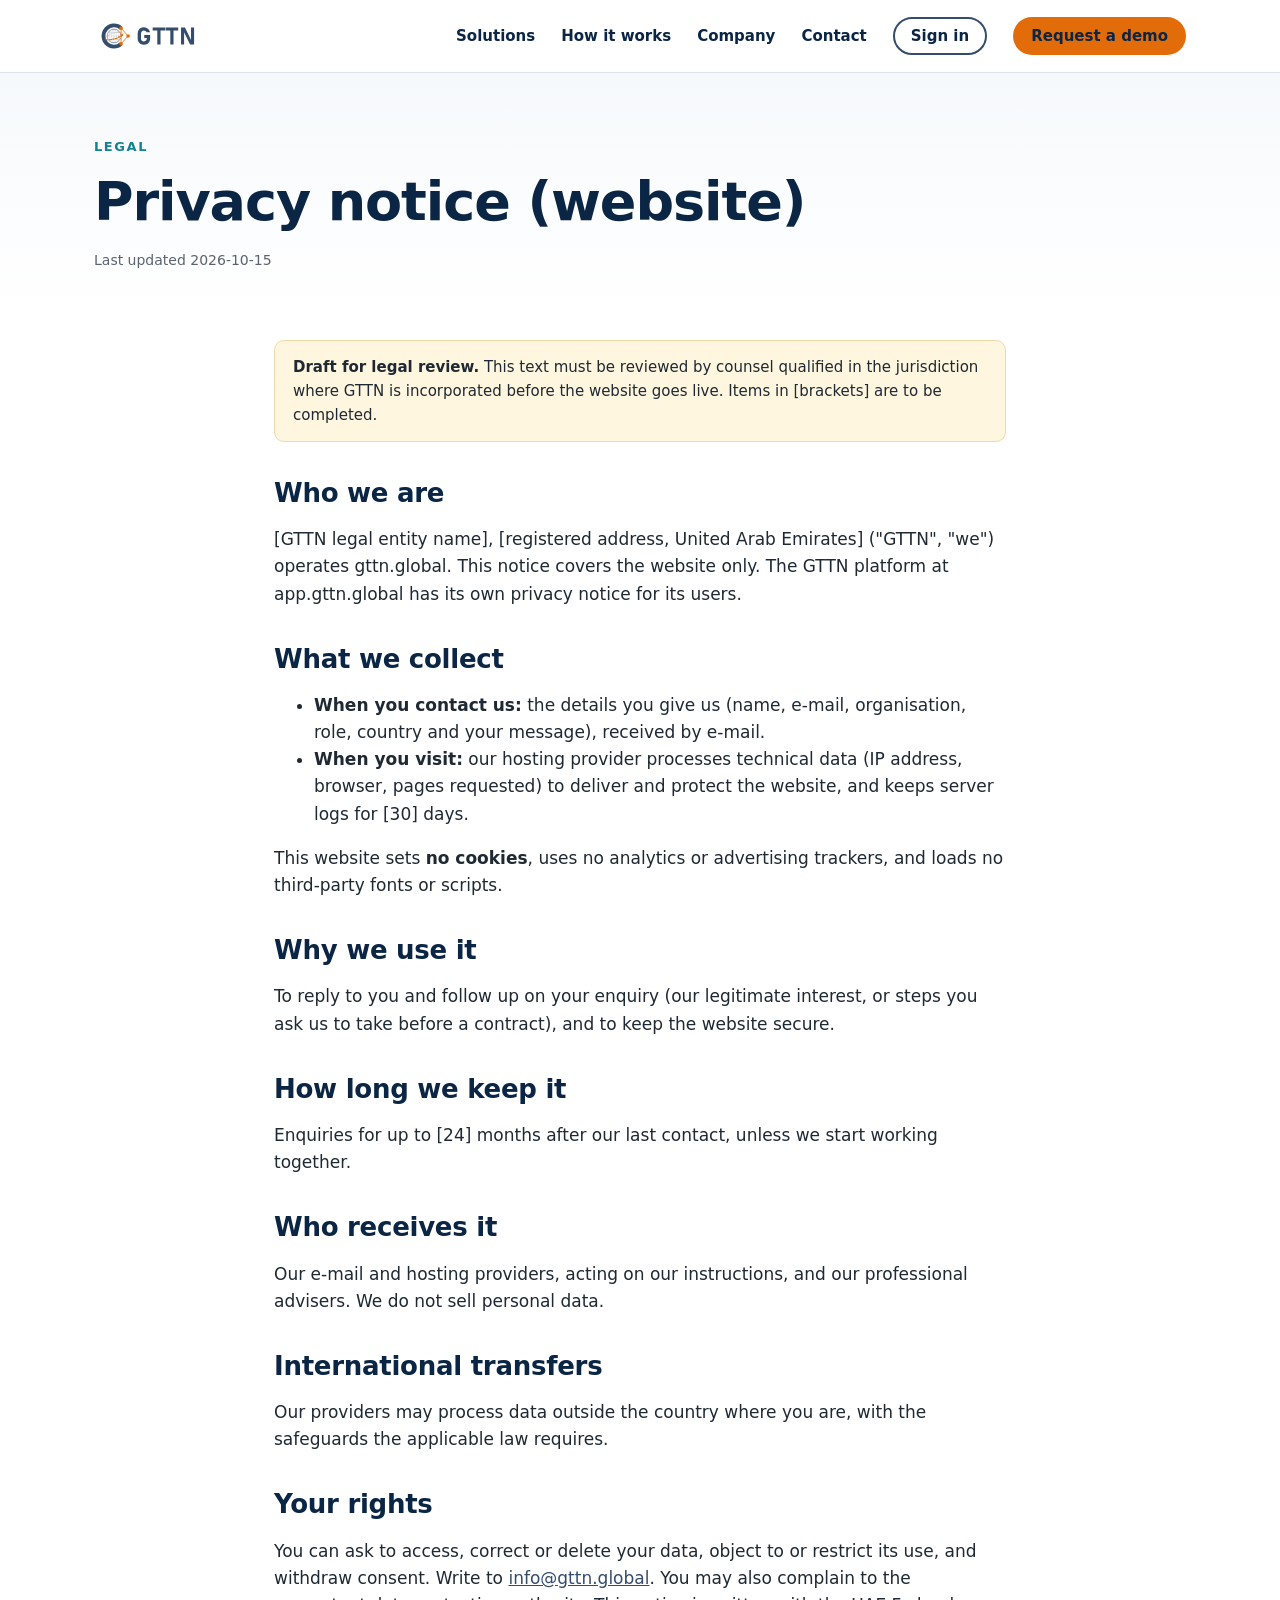
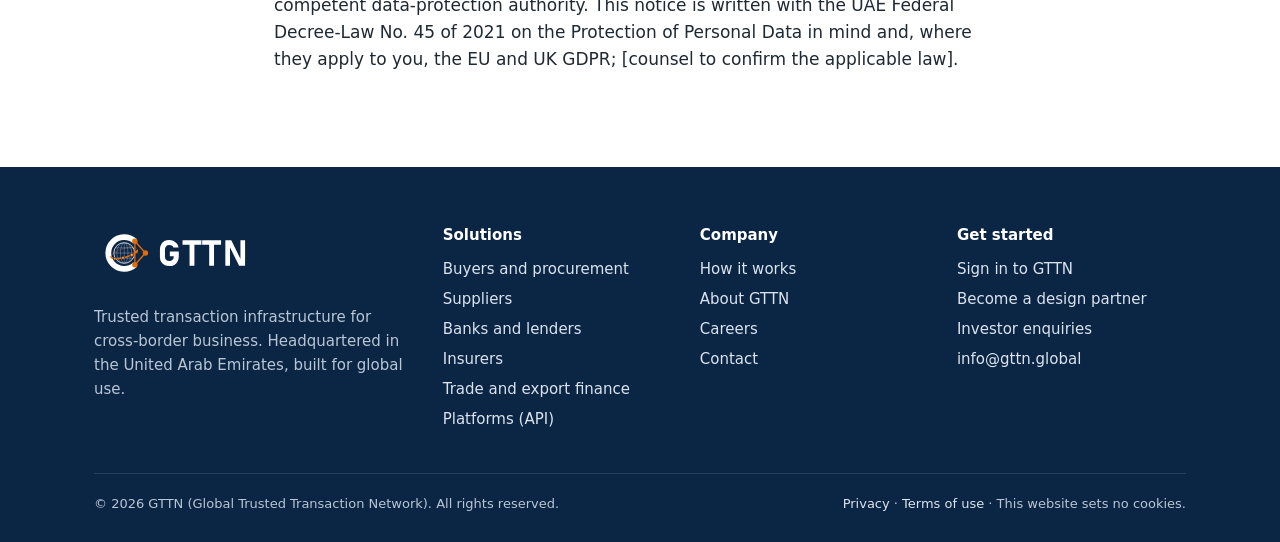
<file: privacy.html>
<!doctype html>
<html lang="en">
<head>
<meta charset="utf-8">
<meta name="viewport" content="width=device-width, initial-scale=1">
<meta http-equiv="Content-Security-Policy" content="default-src 'self'; img-src 'self' data:; style-src 'self' 'unsafe-inline'; script-src 'self'; connect-src 'self'; font-src 'self'; form-action 'self' mailto:; base-uri 'self'; object-src 'none'">
<!-- No upgrade-insecure-requests in the page: until the host's certificate exists it would block the stylesheet and
     images. HTTPS is enforced by the host instead (GitHub Pages "Enforce HTTPS"; .htaccess on Apache). -->
<meta name="referrer" content="strict-origin-when-cross-origin">
<title>Privacy notice | GTTN</title>
<meta name="description" content="How gttn.global handles personal data. The website sets no cookies.">
<link rel="canonical" href="https://www.gttn.global/privacy.html">
<meta name="theme-color" content="#0b2545">
<link rel="icon" href="/assets/img/GTTN_mark.svg" type="image/svg+xml">
<link rel="icon" href="/assets/img/icon-32.png" sizes="32x32" type="image/png">
<link rel="apple-touch-icon" href="/assets/img/icon-180.png">
<meta property="og:type" content="website">
<meta property="og:site_name" content="GTTN">
<meta property="og:title" content="Privacy notice | GTTN">
<meta property="og:description" content="How gttn.global handles personal data. The website sets no cookies.">
<meta property="og:url" content="https://www.gttn.global/privacy.html">
<meta property="og:image" content="https://www.gttn.global/assets/img/og-image.png">
<meta name="twitter:card" content="summary_large_image">
<link rel="stylesheet" href="/assets/css/site.css">
<script type="application/ld+json">{"@context": "https://schema.org", "@type": "Organization", "name": "GTTN (Global Trusted Transaction Network)", "url": "https://www.gttn.global", "logo": "https://www.gttn.global/assets/img/icon-512.png", "description": "Trusted transaction infrastructure for cross-border business.", "email": "info@gttn.global"}</script>
</head>
<body>
<a class="skip" href="#main">Skip to content</a>
<header class="site-header">
  <div class="wrap">
    <a class="brand" href="/" aria-label="GTTN home"><img src="/assets/img/GTTN_logo_horizontal.svg" alt="GTTN" width="148" height="56"></a>
    <button class="nav-toggle" aria-controls="site-nav" aria-expanded="false">Menu</button>
    <nav class="nav" id="site-nav" aria-label="Main">
      <a href="/solutions.html">Solutions</a>
      <a href="/how-it-works.html">How it works</a>
      <a href="/company.html">Company</a>
      <a href="/contact.html">Contact</a>
      <a class="btn btn-ghost btn-sm" href="/sign-in.html">Sign in</a>
      <a class="btn btn-primary btn-sm" href="/contact.html?topic=demo">Request a demo</a>
    </nav>
  </div>
</header>
<main id="main">
<section class="page-head"><div class="wrap"><p class="eyebrow">Legal</p><h1>Privacy notice (website)</h1><p class="note">Last updated 2026-10-15</p></div></section>
<section style="padding-top:12px"><div class="wrap prose">
  <p class="legal-note"><b>Draft for legal review.</b> This text must be reviewed by counsel qualified in the jurisdiction where GTTN is incorporated before the website goes live. Items in [brackets] are to be completed.</p>
  <h2>Who we are</h2>
  <p>[GTTN legal entity name], [registered address, United Arab Emirates] ("GTTN", "we") operates gttn.global. This notice covers the website only. The GTTN platform at app.gttn.global has its own privacy notice for its users.</p>
  <h2>What we collect</h2>
  <ul>
    <li><b>When you contact us:</b> the details you give us (name, e-mail, organisation, role, country and your message), received by e-mail.</li>
    <li><b>When you visit:</b> our hosting provider processes technical data (IP address, browser, pages requested) to deliver and protect the website, and keeps server logs for [30] days.</li>
  </ul>
  <p>This website sets <b>no cookies</b>, uses no analytics or advertising trackers, and loads no third-party fonts or scripts.</p>
  <h2>Why we use it</h2>
  <p>To reply to you and follow up on your enquiry (our legitimate interest, or steps you ask us to take before a contract), and to keep the website secure.</p>
  <h2>How long we keep it</h2>
  <p>Enquiries for up to [24] months after our last contact, unless we start working together.</p>
  <h2>Who receives it</h2>
  <p>Our e-mail and hosting providers, acting on our instructions, and our professional advisers. We do not sell personal data.</p>
  <h2>International transfers</h2>
  <p>Our providers may process data outside the country where you are, with the safeguards the applicable law requires.</p>
  <h2>Your rights</h2>
  <p>You can ask to access, correct or delete your data, object to or restrict its use, and withdraw consent. Write to <a href="mailto:info@gttn.global">info@gttn.global</a>. You may also complain to the competent data-protection authority. This notice is written with the UAE Federal Decree-Law No. 45 of 2021 on the Protection of Personal Data in mind and, where they apply to you, the EU and UK GDPR; [counsel to confirm the applicable law].</p>
</div></section>
</main>
<footer class="site-footer">
  <div class="wrap">
    <div class="foot-grid">
      <div>
        <img src="/assets/img/GTTN_logo_footer.svg" alt="GTTN" width="160" height="60">
        <p>Trusted transaction infrastructure for cross-border business. Headquartered in the United Arab Emirates, built for global use.</p>
      </div>
      <div>
        <h4>Solutions</h4>
        <ul>
          <li><a href="/solutions.html#buyers">Buyers and procurement</a></li>
          <li><a href="/solutions.html#suppliers">Suppliers</a></li>
          <li><a href="/solutions.html#banks">Banks and lenders</a></li>
          <li><a href="/solutions.html#insurers">Insurers</a></li>
          <li><a href="/solutions.html#trade-finance">Trade and export finance</a></li>
          <li><a href="/solutions.html#platforms">Platforms (API)</a></li>
        </ul>
      </div>
      <div>
        <h4>Company</h4>
        <ul>
          <li><a href="/how-it-works.html">How it works</a></li>
          <li><a href="/company.html">About GTTN</a></li>
          <li><a href="/company.html#careers">Careers</a></li>
          <li><a href="/contact.html">Contact</a></li>
        </ul>
      </div>
      <div>
        <h4>Get started</h4>
        <ul>
          <li><a href="/sign-in.html">Sign in to GTTN</a></li>
          <li><a href="/contact.html?topic=pilot">Become a design partner</a></li>
          <li><a href="/contact.html?topic=investor">Investor enquiries</a></li>
          <li><a href="mailto:info@gttn.global">info@gttn.global</a></li>
        </ul>
      </div>
    </div>
    <div class="foot-legal">
      <span>© 2026 GTTN (Global Trusted Transaction Network). All rights reserved.</span>
      <span><a href="/privacy.html">Privacy</a> · <a href="/terms.html">Terms of use</a> · This website sets no cookies.</span>
    </div>
  </div>
</footer>
<script src="/assets/js/site.js" defer></script>
</body>
</html>
</file>
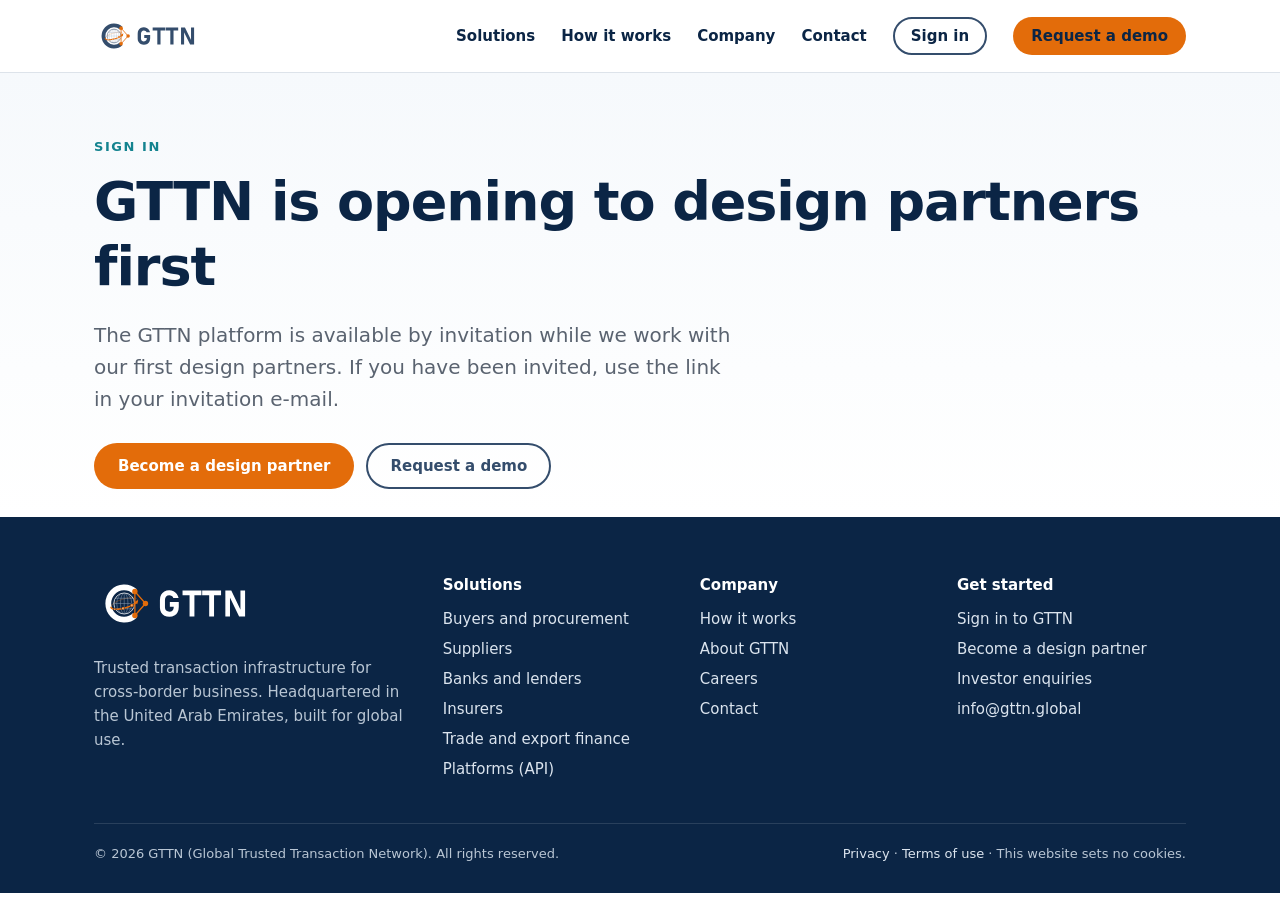
<file: sign-in.html>
<!doctype html>
<html lang="en">
<head>
<meta charset="utf-8">
<meta name="viewport" content="width=device-width, initial-scale=1">
<meta http-equiv="Content-Security-Policy" content="default-src 'self'; img-src 'self' data:; style-src 'self' 'unsafe-inline'; script-src 'self'; connect-src 'self'; font-src 'self'; form-action 'self' mailto:; base-uri 'self'; object-src 'none'">
<!-- No upgrade-insecure-requests in the page: until the host's certificate exists it would block the stylesheet and
     images. HTTPS is enforced by the host instead (GitHub Pages "Enforce HTTPS"; .htaccess on Apache). -->
<meta name="referrer" content="strict-origin-when-cross-origin">
<title>Sign in | GTTN</title>
<meta name="description" content="Access to the GTTN platform is by invitation during the design-partner phase.">
<link rel="canonical" href="https://www.gttn.global/sign-in.html">
<meta name="theme-color" content="#0b2545">
<link rel="icon" href="/assets/img/GTTN_mark.svg" type="image/svg+xml">
<link rel="icon" href="/assets/img/icon-32.png" sizes="32x32" type="image/png">
<link rel="apple-touch-icon" href="/assets/img/icon-180.png">
<meta property="og:type" content="website">
<meta property="og:site_name" content="GTTN">
<meta property="og:title" content="Sign in | GTTN">
<meta property="og:description" content="Access to the GTTN platform is by invitation during the design-partner phase.">
<meta property="og:url" content="https://www.gttn.global/sign-in.html">
<meta property="og:image" content="https://www.gttn.global/assets/img/og-image.png">
<meta name="twitter:card" content="summary_large_image">
<link rel="stylesheet" href="/assets/css/site.css">
<script type="application/ld+json">{"@context": "https://schema.org", "@type": "Organization", "name": "GTTN (Global Trusted Transaction Network)", "url": "https://www.gttn.global", "logo": "https://www.gttn.global/assets/img/icon-512.png", "description": "Trusted transaction infrastructure for cross-border business.", "email": "info@gttn.global"}</script>
</head>
<body>
<a class="skip" href="#main">Skip to content</a>
<header class="site-header">
  <div class="wrap">
    <a class="brand" href="/" aria-label="GTTN home"><img src="/assets/img/GTTN_logo_horizontal.svg" alt="GTTN" width="148" height="56"></a>
    <button class="nav-toggle" aria-controls="site-nav" aria-expanded="false">Menu</button>
    <nav class="nav" id="site-nav" aria-label="Main">
      <a href="/solutions.html">Solutions</a>
      <a href="/how-it-works.html">How it works</a>
      <a href="/company.html">Company</a>
      <a href="/contact.html">Contact</a>
      <a class="btn btn-ghost btn-sm" href="/sign-in.html">Sign in</a>
      <a class="btn btn-primary btn-sm" href="/contact.html?topic=demo">Request a demo</a>
    </nav>
  </div>
</header>
<main id="main">
<section class="page-head"><div class="wrap"><p class="eyebrow">Sign in</p><h1>GTTN is opening to design partners first</h1>
<p class="lead">The GTTN platform is available by invitation while we work with our first design partners. If you have been invited, use the link in your invitation e-mail.</p>
<div class="cta-row"><a class="btn btn-primary" href="/contact.html?topic=pilot">Become a design partner</a><a class="btn btn-ghost" href="/contact.html?topic=demo">Request a demo</a></div>
</div></section></main>
<footer class="site-footer">
  <div class="wrap">
    <div class="foot-grid">
      <div>
        <img src="/assets/img/GTTN_logo_footer.svg" alt="GTTN" width="160" height="60">
        <p>Trusted transaction infrastructure for cross-border business. Headquartered in the United Arab Emirates, built for global use.</p>
      </div>
      <div>
        <h4>Solutions</h4>
        <ul>
          <li><a href="/solutions.html#buyers">Buyers and procurement</a></li>
          <li><a href="/solutions.html#suppliers">Suppliers</a></li>
          <li><a href="/solutions.html#banks">Banks and lenders</a></li>
          <li><a href="/solutions.html#insurers">Insurers</a></li>
          <li><a href="/solutions.html#trade-finance">Trade and export finance</a></li>
          <li><a href="/solutions.html#platforms">Platforms (API)</a></li>
        </ul>
      </div>
      <div>
        <h4>Company</h4>
        <ul>
          <li><a href="/how-it-works.html">How it works</a></li>
          <li><a href="/company.html">About GTTN</a></li>
          <li><a href="/company.html#careers">Careers</a></li>
          <li><a href="/contact.html">Contact</a></li>
        </ul>
      </div>
      <div>
        <h4>Get started</h4>
        <ul>
          <li><a href="/sign-in.html">Sign in to GTTN</a></li>
          <li><a href="/contact.html?topic=pilot">Become a design partner</a></li>
          <li><a href="/contact.html?topic=investor">Investor enquiries</a></li>
          <li><a href="mailto:info@gttn.global">info@gttn.global</a></li>
        </ul>
      </div>
    </div>
    <div class="foot-legal">
      <span>© 2026 GTTN (Global Trusted Transaction Network). All rights reserved.</span>
      <span><a href="/privacy.html">Privacy</a> · <a href="/terms.html">Terms of use</a> · This website sets no cookies.</span>
    </div>
  </div>
</footer>
<script src="/assets/js/site.js" defer></script>
</body>
</html>
</file>
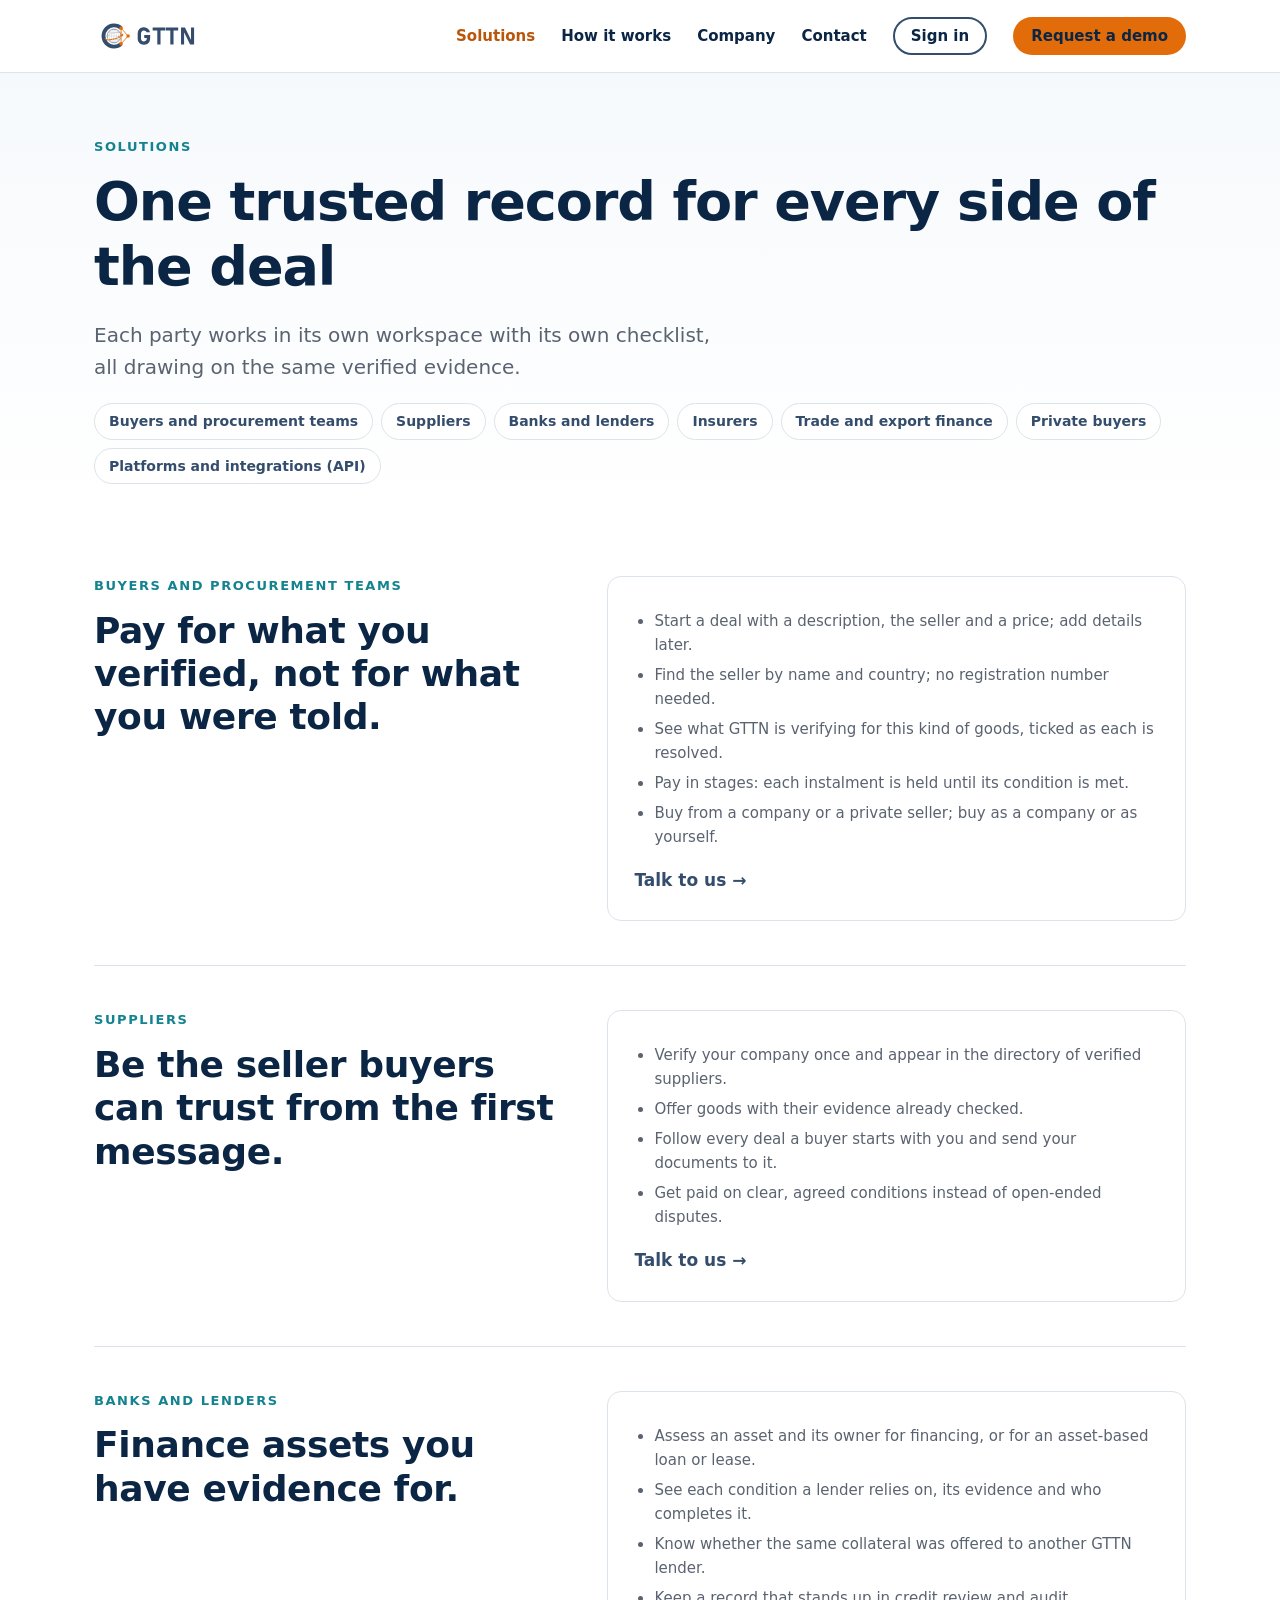
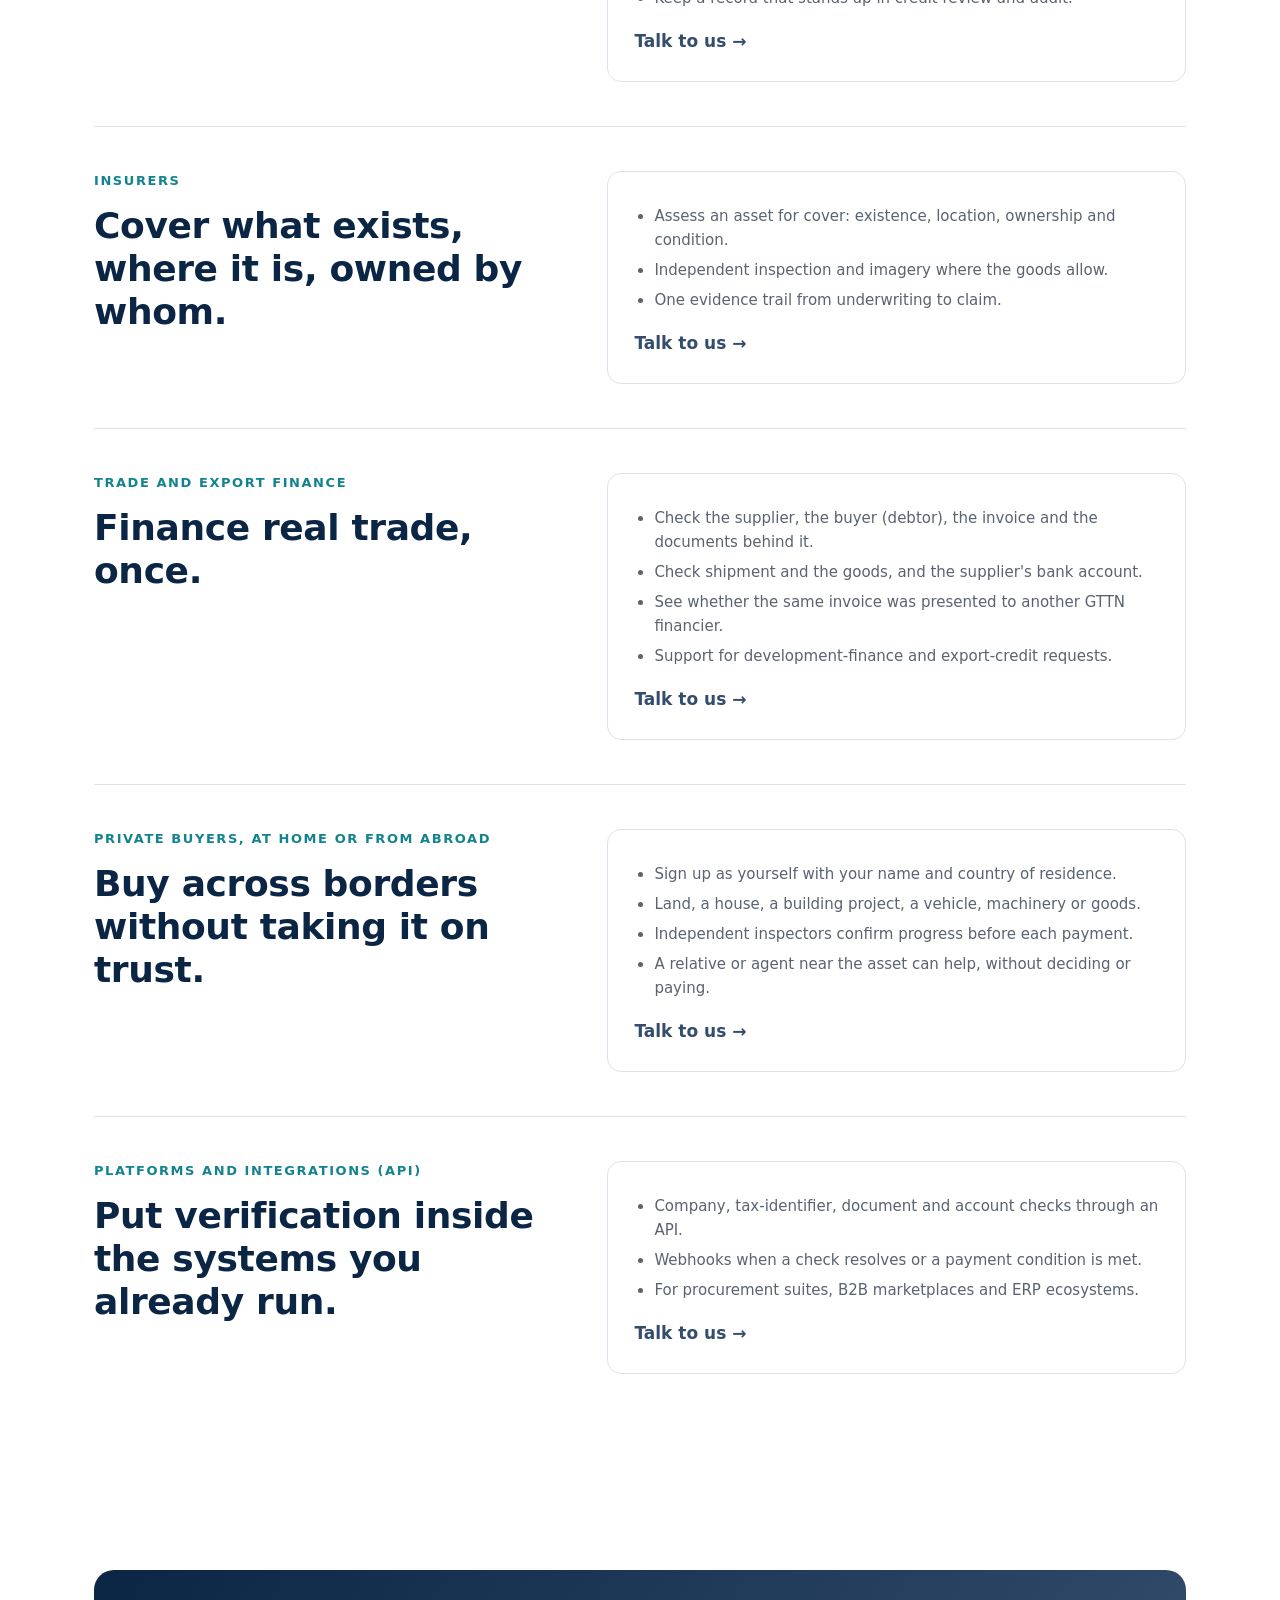
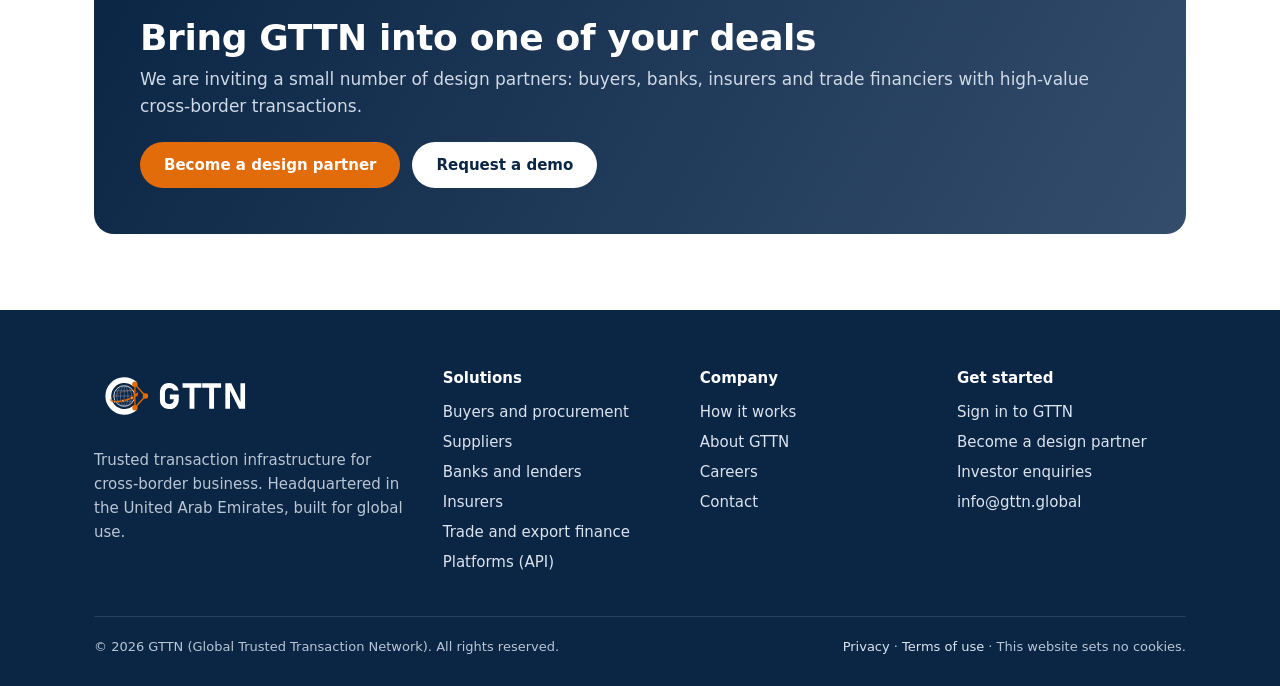
<file: solutions.html>
<!doctype html>
<html lang="en">
<head>
<meta charset="utf-8">
<meta name="viewport" content="width=device-width, initial-scale=1">
<meta http-equiv="Content-Security-Policy" content="default-src 'self'; img-src 'self' data:; style-src 'self' 'unsafe-inline'; script-src 'self'; connect-src 'self'; font-src 'self'; form-action 'self' mailto:; base-uri 'self'; object-src 'none'">
<!-- No upgrade-insecure-requests in the page: until the host's certificate exists it would block the stylesheet and
     images. HTTPS is enforced by the host instead (GitHub Pages "Enforce HTTPS"; .htaccess on Apache). -->
<meta name="referrer" content="strict-origin-when-cross-origin">
<title>Solutions: buyers, suppliers, banks, insurers and trade finance | GTTN</title>
<meta name="description" content="One trusted record for every side of a cross-border deal: buyers, suppliers, banks, insurers, trade financiers, private buyers and platforms.">
<link rel="canonical" href="https://www.gttn.global/solutions.html">
<meta name="theme-color" content="#0b2545">
<link rel="icon" href="/assets/img/GTTN_mark.svg" type="image/svg+xml">
<link rel="icon" href="/assets/img/icon-32.png" sizes="32x32" type="image/png">
<link rel="apple-touch-icon" href="/assets/img/icon-180.png">
<meta property="og:type" content="website">
<meta property="og:site_name" content="GTTN">
<meta property="og:title" content="Solutions: buyers, suppliers, banks, insurers and trade finance | GTTN">
<meta property="og:description" content="One trusted record for every side of a cross-border deal: buyers, suppliers, banks, insurers, trade financiers, private buyers and platforms.">
<meta property="og:url" content="https://www.gttn.global/solutions.html">
<meta property="og:image" content="https://www.gttn.global/assets/img/og-image.png">
<meta name="twitter:card" content="summary_large_image">
<link rel="stylesheet" href="/assets/css/site.css">
<script type="application/ld+json">{"@context": "https://schema.org", "@type": "Organization", "name": "GTTN (Global Trusted Transaction Network)", "url": "https://www.gttn.global", "logo": "https://www.gttn.global/assets/img/icon-512.png", "description": "Trusted transaction infrastructure for cross-border business.", "email": "info@gttn.global"}</script>
</head>
<body>
<a class="skip" href="#main">Skip to content</a>
<header class="site-header">
  <div class="wrap">
    <a class="brand" href="/" aria-label="GTTN home"><img src="/assets/img/GTTN_logo_horizontal.svg" alt="GTTN" width="148" height="56"></a>
    <button class="nav-toggle" aria-controls="site-nav" aria-expanded="false">Menu</button>
    <nav class="nav" id="site-nav" aria-label="Main">
      <a href="/solutions.html" aria-current="page">Solutions</a>
      <a href="/how-it-works.html">How it works</a>
      <a href="/company.html">Company</a>
      <a href="/contact.html">Contact</a>
      <a class="btn btn-ghost btn-sm" href="/sign-in.html">Sign in</a>
      <a class="btn btn-primary btn-sm" href="/contact.html?topic=demo">Request a demo</a>
    </nav>
  </div>
</header>
<main id="main">
<section class="page-head"><div class="wrap">
  <p class="eyebrow">Solutions</p>
  <h1>One trusted record for every side of the deal</h1>
  <p class="lead">Each party works in its own workspace with its own checklist, all drawing on the same verified evidence.</p>
  <div class="anchor-nav"><a href="#buyers">Buyers and procurement teams</a><a href="#suppliers">Suppliers</a><a href="#banks">Banks and lenders</a><a href="#insurers">Insurers</a><a href="#trade-finance">Trade and export finance</a><a href="#private-buyers">Private buyers</a><a href="#platforms">Platforms and integrations (API)</a></div>
</div></section>
<section style="padding-top:20px"><div class="wrap"><div class="solution" id="buyers">
      <div><p class="eyebrow">Buyers and procurement teams</p><h2>Pay for what you verified, not for what you were told.</h2></div>
      <div class="card"><ul><li>Start a deal with a description, the seller and a price; add details later.</li><li>Find the seller by name and country; no registration number needed.</li><li>See what GTTN is verifying for this kind of goods, ticked as each is resolved.</li><li>Pay in stages: each instalment is held until its condition is met.</li><li>Buy from a company or a private seller; buy as a company or as yourself.</li></ul>
      <a class="more" href="/contact.html?topic=demo">Talk to us →</a></div>
    </div><div class="solution" id="suppliers">
      <div><p class="eyebrow">Suppliers</p><h2>Be the seller buyers can trust from the first message.</h2></div>
      <div class="card"><ul><li>Verify your company once and appear in the directory of verified suppliers.</li><li>Offer goods with their evidence already checked.</li><li>Follow every deal a buyer starts with you and send your documents to it.</li><li>Get paid on clear, agreed conditions instead of open-ended disputes.</li></ul>
      <a class="more" href="/contact.html?topic=demo">Talk to us →</a></div>
    </div><div class="solution" id="banks">
      <div><p class="eyebrow">Banks and lenders</p><h2>Finance assets you have evidence for.</h2></div>
      <div class="card"><ul><li>Assess an asset and its owner for financing, or for an asset-based loan or lease.</li><li>See each condition a lender relies on, its evidence and who completes it.</li><li>Know whether the same collateral was offered to another GTTN lender.</li><li>Keep a record that stands up in credit review and audit.</li></ul>
      <a class="more" href="/contact.html?topic=demo">Talk to us →</a></div>
    </div><div class="solution" id="insurers">
      <div><p class="eyebrow">Insurers</p><h2>Cover what exists, where it is, owned by whom.</h2></div>
      <div class="card"><ul><li>Assess an asset for cover: existence, location, ownership and condition.</li><li>Independent inspection and imagery where the goods allow.</li><li>One evidence trail from underwriting to claim.</li></ul>
      <a class="more" href="/contact.html?topic=demo">Talk to us →</a></div>
    </div><div class="solution" id="trade-finance">
      <div><p class="eyebrow">Trade and export finance</p><h2>Finance real trade, once.</h2></div>
      <div class="card"><ul><li>Check the supplier, the buyer (debtor), the invoice and the documents behind it.</li><li>Check shipment and the goods, and the supplier&#x27;s bank account.</li><li>See whether the same invoice was presented to another GTTN financier.</li><li>Support for development-finance and export-credit requests.</li></ul>
      <a class="more" href="/contact.html?topic=demo">Talk to us →</a></div>
    </div><div class="solution" id="private-buyers">
      <div><p class="eyebrow">Private buyers, at home or from abroad</p><h2>Buy across borders without taking it on trust.</h2></div>
      <div class="card"><ul><li>Sign up as yourself with your name and country of residence.</li><li>Land, a house, a building project, a vehicle, machinery or goods.</li><li>Independent inspectors confirm progress before each payment.</li><li>A relative or agent near the asset can help, without deciding or paying.</li></ul>
      <a class="more" href="/contact.html?topic=demo">Talk to us →</a></div>
    </div><div class="solution" id="platforms">
      <div><p class="eyebrow">Platforms and integrations (API)</p><h2>Put verification inside the systems you already run.</h2></div>
      <div class="card"><ul><li>Company, tax-identifier, document and account checks through an API.</li><li>Webhooks when a check resolves or a payment condition is met.</li><li>For procurement suites, B2B marketplaces and ERP ecosystems.</li></ul>
      <a class="more" href="/contact.html?topic=api">Talk to us →</a></div>
    </div></div></section>
<section>
  <div class="wrap">
    <div class="cta-band">
      <div>
        <h2>Bring GTTN into one of your deals</h2>
        <p>We are inviting a small number of design partners: buyers, banks, insurers and trade financiers with high-value cross-border transactions.</p>
      </div>
      <div class="cta-row" style="margin:0">
        <a class="btn btn-primary" href="/contact.html?topic=pilot">Become a design partner</a>
        <a class="btn btn-light" href="/contact.html?topic=demo">Request a demo</a>
      </div>
    </div>
  </div>
</section>
</main>
<footer class="site-footer">
  <div class="wrap">
    <div class="foot-grid">
      <div>
        <img src="/assets/img/GTTN_logo_footer.svg" alt="GTTN" width="160" height="60">
        <p>Trusted transaction infrastructure for cross-border business. Headquartered in the United Arab Emirates, built for global use.</p>
      </div>
      <div>
        <h4>Solutions</h4>
        <ul>
          <li><a href="/solutions.html#buyers">Buyers and procurement</a></li>
          <li><a href="/solutions.html#suppliers">Suppliers</a></li>
          <li><a href="/solutions.html#banks">Banks and lenders</a></li>
          <li><a href="/solutions.html#insurers">Insurers</a></li>
          <li><a href="/solutions.html#trade-finance">Trade and export finance</a></li>
          <li><a href="/solutions.html#platforms">Platforms (API)</a></li>
        </ul>
      </div>
      <div>
        <h4>Company</h4>
        <ul>
          <li><a href="/how-it-works.html">How it works</a></li>
          <li><a href="/company.html">About GTTN</a></li>
          <li><a href="/company.html#careers">Careers</a></li>
          <li><a href="/contact.html">Contact</a></li>
        </ul>
      </div>
      <div>
        <h4>Get started</h4>
        <ul>
          <li><a href="/sign-in.html">Sign in to GTTN</a></li>
          <li><a href="/contact.html?topic=pilot">Become a design partner</a></li>
          <li><a href="/contact.html?topic=investor">Investor enquiries</a></li>
          <li><a href="mailto:info@gttn.global">info@gttn.global</a></li>
        </ul>
      </div>
    </div>
    <div class="foot-legal">
      <span>© 2026 GTTN (Global Trusted Transaction Network). All rights reserved.</span>
      <span><a href="/privacy.html">Privacy</a> · <a href="/terms.html">Terms of use</a> · This website sets no cookies.</span>
    </div>
  </div>
</footer>
<script src="/assets/js/site.js" defer></script>
</body>
</html>
</file>
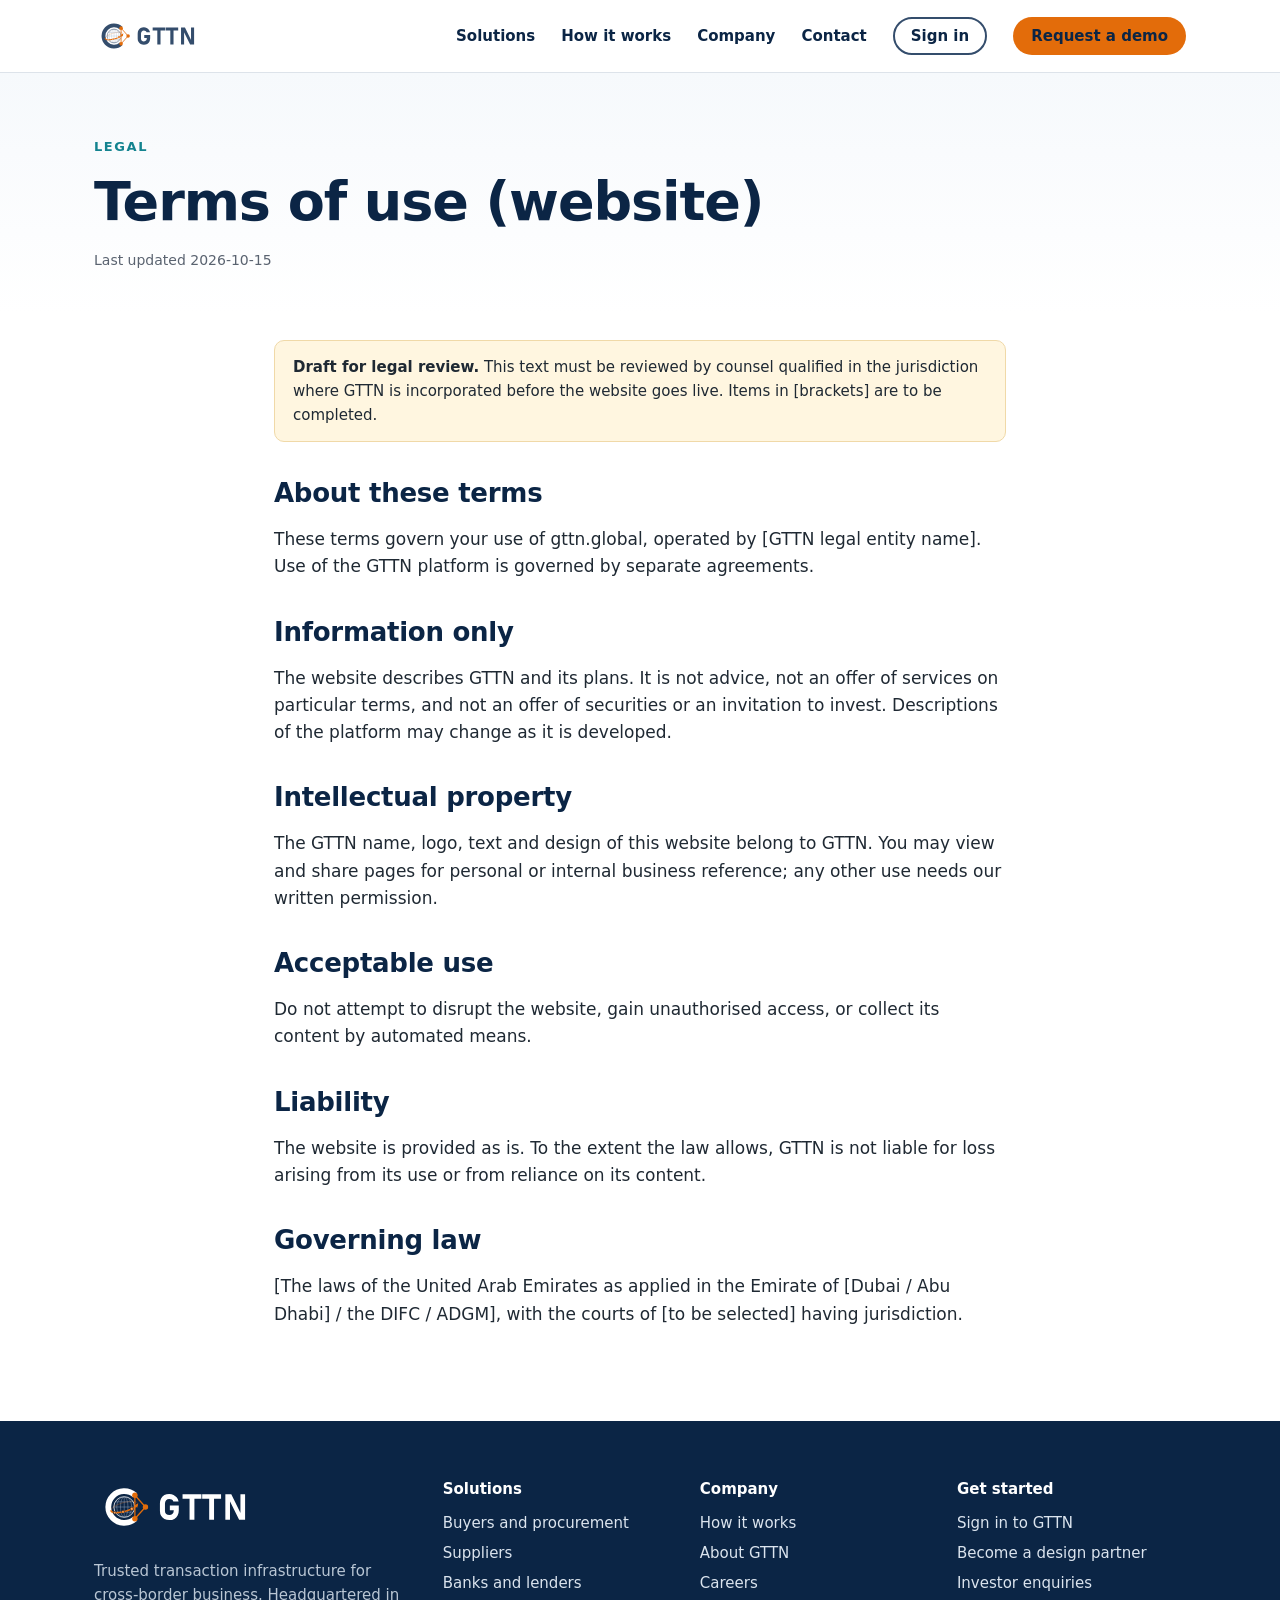
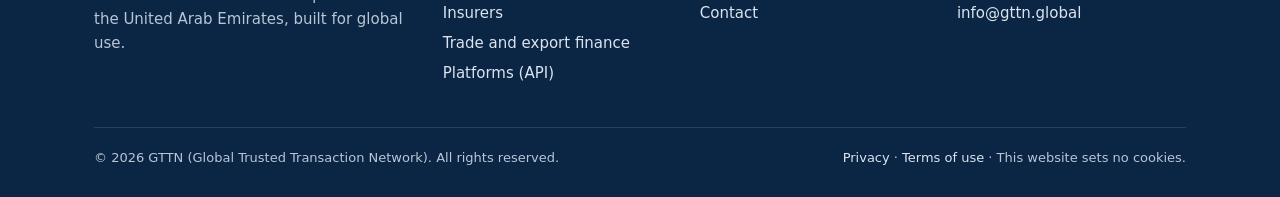
<file: terms.html>
<!doctype html>
<html lang="en">
<head>
<meta charset="utf-8">
<meta name="viewport" content="width=device-width, initial-scale=1">
<meta http-equiv="Content-Security-Policy" content="default-src 'self'; img-src 'self' data:; style-src 'self' 'unsafe-inline'; script-src 'self'; connect-src 'self'; font-src 'self'; form-action 'self' mailto:; base-uri 'self'; object-src 'none'">
<!-- No upgrade-insecure-requests in the page: until the host's certificate exists it would block the stylesheet and
     images. HTTPS is enforced by the host instead (GitHub Pages "Enforce HTTPS"; .htaccess on Apache). -->
<meta name="referrer" content="strict-origin-when-cross-origin">
<title>Terms of use | GTTN</title>
<meta name="description" content="Terms of use of the gttn.global website.">
<link rel="canonical" href="https://www.gttn.global/terms.html">
<meta name="theme-color" content="#0b2545">
<link rel="icon" href="/assets/img/GTTN_mark.svg" type="image/svg+xml">
<link rel="icon" href="/assets/img/icon-32.png" sizes="32x32" type="image/png">
<link rel="apple-touch-icon" href="/assets/img/icon-180.png">
<meta property="og:type" content="website">
<meta property="og:site_name" content="GTTN">
<meta property="og:title" content="Terms of use | GTTN">
<meta property="og:description" content="Terms of use of the gttn.global website.">
<meta property="og:url" content="https://www.gttn.global/terms.html">
<meta property="og:image" content="https://www.gttn.global/assets/img/og-image.png">
<meta name="twitter:card" content="summary_large_image">
<link rel="stylesheet" href="/assets/css/site.css">
<script type="application/ld+json">{"@context": "https://schema.org", "@type": "Organization", "name": "GTTN (Global Trusted Transaction Network)", "url": "https://www.gttn.global", "logo": "https://www.gttn.global/assets/img/icon-512.png", "description": "Trusted transaction infrastructure for cross-border business.", "email": "info@gttn.global"}</script>
</head>
<body>
<a class="skip" href="#main">Skip to content</a>
<header class="site-header">
  <div class="wrap">
    <a class="brand" href="/" aria-label="GTTN home"><img src="/assets/img/GTTN_logo_horizontal.svg" alt="GTTN" width="148" height="56"></a>
    <button class="nav-toggle" aria-controls="site-nav" aria-expanded="false">Menu</button>
    <nav class="nav" id="site-nav" aria-label="Main">
      <a href="/solutions.html">Solutions</a>
      <a href="/how-it-works.html">How it works</a>
      <a href="/company.html">Company</a>
      <a href="/contact.html">Contact</a>
      <a class="btn btn-ghost btn-sm" href="/sign-in.html">Sign in</a>
      <a class="btn btn-primary btn-sm" href="/contact.html?topic=demo">Request a demo</a>
    </nav>
  </div>
</header>
<main id="main">
<section class="page-head"><div class="wrap"><p class="eyebrow">Legal</p><h1>Terms of use (website)</h1><p class="note">Last updated 2026-10-15</p></div></section>
<section style="padding-top:12px"><div class="wrap prose">
  <p class="legal-note"><b>Draft for legal review.</b> This text must be reviewed by counsel qualified in the jurisdiction where GTTN is incorporated before the website goes live. Items in [brackets] are to be completed.</p>
  <h2>About these terms</h2>
  <p>These terms govern your use of gttn.global, operated by [GTTN legal entity name]. Use of the GTTN platform is governed by separate agreements.</p>
  <h2>Information only</h2>
  <p>The website describes GTTN and its plans. It is not advice, not an offer of services on particular terms, and not an offer of securities or an invitation to invest. Descriptions of the platform may change as it is developed.</p>
  <h2>Intellectual property</h2>
  <p>The GTTN name, logo, text and design of this website belong to GTTN. You may view and share pages for personal or internal business reference; any other use needs our written permission.</p>
  <h2>Acceptable use</h2>
  <p>Do not attempt to disrupt the website, gain unauthorised access, or collect its content by automated means.</p>
  <h2>Liability</h2>
  <p>The website is provided as is. To the extent the law allows, GTTN is not liable for loss arising from its use or from reliance on its content.</p>
  <h2>Governing law</h2>
  <p>[The laws of the United Arab Emirates as applied in the Emirate of [Dubai / Abu Dhabi] / the DIFC / ADGM], with the courts of [to be selected] having jurisdiction.</p>
</div></section>
</main>
<footer class="site-footer">
  <div class="wrap">
    <div class="foot-grid">
      <div>
        <img src="/assets/img/GTTN_logo_footer.svg" alt="GTTN" width="160" height="60">
        <p>Trusted transaction infrastructure for cross-border business. Headquartered in the United Arab Emirates, built for global use.</p>
      </div>
      <div>
        <h4>Solutions</h4>
        <ul>
          <li><a href="/solutions.html#buyers">Buyers and procurement</a></li>
          <li><a href="/solutions.html#suppliers">Suppliers</a></li>
          <li><a href="/solutions.html#banks">Banks and lenders</a></li>
          <li><a href="/solutions.html#insurers">Insurers</a></li>
          <li><a href="/solutions.html#trade-finance">Trade and export finance</a></li>
          <li><a href="/solutions.html#platforms">Platforms (API)</a></li>
        </ul>
      </div>
      <div>
        <h4>Company</h4>
        <ul>
          <li><a href="/how-it-works.html">How it works</a></li>
          <li><a href="/company.html">About GTTN</a></li>
          <li><a href="/company.html#careers">Careers</a></li>
          <li><a href="/contact.html">Contact</a></li>
        </ul>
      </div>
      <div>
        <h4>Get started</h4>
        <ul>
          <li><a href="/sign-in.html">Sign in to GTTN</a></li>
          <li><a href="/contact.html?topic=pilot">Become a design partner</a></li>
          <li><a href="/contact.html?topic=investor">Investor enquiries</a></li>
          <li><a href="mailto:info@gttn.global">info@gttn.global</a></li>
        </ul>
      </div>
    </div>
    <div class="foot-legal">
      <span>© 2026 GTTN (Global Trusted Transaction Network). All rights reserved.</span>
      <span><a href="/privacy.html">Privacy</a> · <a href="/terms.html">Terms of use</a> · This website sets no cookies.</span>
    </div>
  </div>
</footer>
<script src="/assets/js/site.js" defer></script>
</body>
</html>
</file>
<file: assets/css/site.css>
/* gttn.global — marketing site. System fonts only (no third-party requests), light theme, GTTN brand colours. */
:root {
  --navy: #344d6c;
  --ink: #0b2545;
  --orange: #e36c0a;
  --orange-dark: #b9560a;
  --teal: #13838f;
  --text: #1f2933;
  --muted: #5a6370;
  --line: #dde3ea;
  --bg: #ffffff;
  --soft: #f4f7fa;
  --radius: 14px;
  --wrap: 1140px;
  --shadow: 0 10px 30px rgba(11, 37, 69, 0.08);
  --font: 'Segoe UI', system-ui, -apple-system, 'Helvetica Neue', Arial, sans-serif;
}
* {
  box-sizing: border-box;
}
html {
  scroll-behavior: smooth;
}
body {
  margin: 0;
  font: 17px/1.6 var(--font);
  color: var(--text);
  background: var(--bg);
  -webkit-font-smoothing: antialiased;
}
img {
  max-width: 100%;
  height: auto;
}
a {
  color: var(--navy);
}
a:hover {
  color: var(--orange-dark);
}
.wrap {
  max-width: var(--wrap);
  margin: 0 auto;
  padding: 0 24px;
}
.skip {
  position: absolute;
  left: -999px;
}
.skip:focus {
  left: 16px;
  top: 16px;
  background: #fff;
  padding: 8px 12px;
  z-index: 100;
}
:focus-visible {
  outline: 3px solid var(--orange);
  outline-offset: 2px;
}

/* ---------- header ---------- */
.site-header {
  position: sticky;
  top: 0;
  z-index: 50;
  background: rgba(255, 255, 255, 0.95);
  backdrop-filter: blur(8px);
  border-bottom: 1px solid var(--line);
}
.site-header .wrap {
  display: flex;
  align-items: center;
  justify-content: space-between;
  height: 72px;
  gap: 16px;
}
.brand img {
  height: 40px;
  width: auto;
  display: block;
}
.nav {
  display: flex;
  align-items: center;
  gap: 26px;
}
.nav a {
  text-decoration: none;
  color: var(--ink);
  font-weight: 600;
  font-size: 15px;
}
.nav a[aria-current='page'] {
  color: var(--orange-dark);
}
.nav-toggle {
  display: none;
  background: none;
  border: 1px solid var(--line);
  border-radius: 8px;
  padding: 8px 10px;
  font: inherit;
  cursor: pointer;
}

/* ---------- buttons ---------- */
.btn {
  display: inline-block;
  padding: 12px 22px;
  border-radius: 999px;
  font-weight: 700;
  text-decoration: none;
  border: 2px solid transparent;
  font-size: 15px;
  line-height: 1.2;
  cursor: pointer;
}
.btn-primary {
  background: var(--orange);
  color: #fff;
}
.btn-primary:hover {
  background: var(--orange-dark);
  color: #fff;
}
.btn-ghost {
  border-color: var(--navy);
  color: var(--navy);
  background: transparent;
}
.btn-ghost:hover {
  background: var(--navy);
  color: #fff;
}
.btn-light {
  background: #fff;
  color: var(--ink);
}
.btn-sm {
  padding: 8px 16px;
  font-size: 14px;
}

/* ---------- hero ---------- */
.hero {
  background:
    radial-gradient(1200px 500px at 85% -10%, rgba(227, 108, 10, 0.1), transparent 60%),
    linear-gradient(180deg, #f6f9fc 0%, #fff 100%);
  padding: 72px 0 64px;
}
.hero .wrap {
  display: grid;
  grid-template-columns: 1.1fr 0.9fr;
  gap: 48px;
  align-items: center;
}
.eyebrow {
  text-transform: uppercase;
  letter-spacing: 0.12em;
  font-size: 13px;
  font-weight: 700;
  color: var(--teal);
  margin: 0 0 12px;
}
h1,
h2,
h3 {
  color: var(--ink);
  line-height: 1.2;
  margin: 0 0 14px;
}
h1 {
  font-size: clamp(34px, 4.6vw, 54px);
  letter-spacing: -0.02em;
}
h2 {
  font-size: clamp(26px, 3vw, 36px);
  letter-spacing: -0.01em;
}
h3 {
  font-size: 20px;
}
.lead {
  font-size: 20px;
  color: var(--muted);
  max-width: 640px;
}
.promise {
  font-weight: 700;
  color: var(--navy);
}
.promise em {
  font-style: normal;
  color: var(--orange-dark);
}
.cta-row {
  display: flex;
  flex-wrap: wrap;
  gap: 12px;
  margin-top: 28px;
}
.note {
  font-size: 14px;
  color: var(--muted);
  margin-top: 14px;
}

/* ---------- sections ---------- */
section {
  padding: 76px 0;
}
section.soft {
  background: var(--soft);
}
section.dark {
  background: var(--ink);
  color: #dbe4ee;
}
section.dark h2,
section.dark h3 {
  color: #fff;
}
.section-head {
  max-width: 760px;
  margin-bottom: 40px;
}
.section-head p {
  color: var(--muted);
  font-size: 18px;
}
section.dark .section-head p {
  color: #b9c6d4;
}
.grid {
  display: grid;
  gap: 22px;
}
.g2 {
  grid-template-columns: repeat(2, 1fr);
}
.g3 {
  grid-template-columns: repeat(3, 1fr);
}
.g4 {
  grid-template-columns: repeat(4, 1fr);
}
.card {
  background: #fff;
  border: 1px solid var(--line);
  border-radius: var(--radius);
  padding: 26px;
}
.card p {
  margin: 0;
  color: var(--muted);
  font-size: 16px;
}
.card h3 {
  font-size: 19px;
}
.card .icon {
  width: 44px;
  height: 44px;
  border-radius: 12px;
  display: grid;
  place-items: center;
  background: rgba(227, 108, 10, 0.12);
  color: var(--orange-dark);
  font-weight: 800;
  margin-bottom: 14px;
}
.card a.more {
  display: inline-block;
  margin-top: 12px;
  font-weight: 700;
  text-decoration: none;
}
.card ul {
  margin: 10px 0 0;
  padding-left: 18px;
  color: var(--muted);
  font-size: 15px;
}
section.dark .card {
  background: rgba(255, 255, 255, 0.05);
  border-color: rgba(255, 255, 255, 0.12);
}
section.dark .card p {
  color: #b9c6d4;
}

/* lifecycle */
.steps {
  display: grid;
  grid-template-columns: repeat(8, 1fr);
  gap: 8px;
  counter-reset: s;
  margin: 8px 0 0;
  padding: 0;
  list-style: none;
}
.steps li {
  background: #fff;
  border: 1px solid var(--line);
  border-radius: 10px;
  padding: 14px 10px;
  text-align: center;
  font-weight: 700;
  font-size: 13px;
  letter-spacing: 0.06em;
  color: var(--ink);
}
.steps li::before {
  counter-increment: s;
  content: counter(s);
  display: block;
  color: var(--orange);
  font-size: 18px;
}
.steps li.key {
  border-color: var(--orange);
  box-shadow: 0 0 0 2px rgba(227, 108, 10, 0.15);
}

/* product mock (illustrative, synthetic data) */
.mock {
  background: #fff;
  border: 1px solid var(--line);
  border-radius: var(--radius);
  box-shadow: var(--shadow);
  overflow: hidden;
  font-size: 14px;
}
.mock-bar {
  background: var(--ink);
  color: #fff;
  padding: 10px 16px;
  display: flex;
  justify-content: space-between;
  font-size: 13px;
}
.mock-body {
  padding: 18px;
}
.mock h4 {
  margin: 0 0 4px;
  color: var(--ink);
  font-size: 16px;
}
.mock .sub {
  color: var(--muted);
  font-size: 13px;
  margin-bottom: 12px;
}
.check {
  display: flex;
  gap: 10px;
  align-items: flex-start;
  padding: 8px 0;
  border-top: 1px solid var(--line);
}
.check b {
  color: var(--ink);
  font-weight: 600;
}
.check small {
  display: block;
  color: var(--muted);
}
.dot {
  flex: 0 0 22px;
  height: 22px;
  border-radius: 50%;
  display: grid;
  place-items: center;
  font-size: 12px;
  font-weight: 800;
  color: #fff;
}
.ok {
  background: #1f8a4c;
}
.wait {
  background: #c7d0db;
  color: var(--ink);
}
.act {
  background: var(--orange);
}
.mock-foot {
  font-size: 12px;
  color: var(--muted);
  padding: 10px 18px;
  background: var(--soft);
}
.pill {
  display: inline-block;
  padding: 2px 10px;
  border-radius: 999px;
  font-size: 12px;
  font-weight: 700;
  background: rgba(19, 131, 143, 0.12);
  color: var(--teal);
}

/* principles / status */
.principle {
  border-left: 4px solid var(--orange);
  padding: 4px 0 4px 18px;
}
.principle h3 {
  font-size: 18px;
  margin-bottom: 6px;
}
.principle p {
  margin: 0;
  color: var(--muted);
}
section.dark .principle p {
  color: #b9c6d4;
}
.status {
  display: grid;
  grid-template-columns: 1fr 1fr;
  gap: 22px;
}
.status ul {
  margin: 0;
  padding-left: 20px;
}
.status li {
  margin: 6px 0;
}
.cta-band {
  background: linear-gradient(120deg, var(--ink), var(--navy));
  color: #fff;
  border-radius: 20px;
  padding: 46px;
  display: flex;
  flex-wrap: wrap;
  align-items: center;
  justify-content: space-between;
  gap: 22px;
}
.cta-band h2 {
  color: #fff;
  margin: 0 0 6px;
}
.cta-band p {
  margin: 0;
  color: #cfdae6;
}

/* content pages */
.page-head {
  background: linear-gradient(180deg, #f6f9fc, #fff);
  padding: 64px 0 28px;
}
.prose {
  max-width: 780px;
}
.prose h2 {
  margin-top: 36px;
  font-size: 26px;
}
.prose h3 {
  margin-top: 24px;
}
.prose p,
.prose li {
  color: var(--text);
}
.legal-note {
  background: #fff6e0;
  border: 1px solid #f0d9a8;
  border-radius: 10px;
  padding: 14px 18px;
  font-size: 15px;
}
.anchor-nav {
  display: flex;
  flex-wrap: wrap;
  gap: 8px;
  margin-top: 20px;
}
.anchor-nav a {
  text-decoration: none;
  font-size: 14px;
  font-weight: 600;
  padding: 6px 14px;
  border: 1px solid var(--line);
  border-radius: 999px;
  background: #fff;
}
.solution {
  display: grid;
  grid-template-columns: 0.9fr 1.1fr;
  gap: 40px;
  padding: 44px 0;
  border-top: 1px solid var(--line);
  scroll-margin-top: 90px;
}
.solution:first-of-type {
  border-top: none;
}
.solution ul {
  margin: 0;
  padding-left: 20px;
}
.solution li {
  margin: 6px 0;
}

/* forms */
form.contact {
  display: grid;
  gap: 16px;
  max-width: 640px;
}
.field {
  display: grid;
  gap: 6px;
}
label {
  font-weight: 600;
  font-size: 15px;
  color: var(--ink);
}
input,
select,
textarea {
  font: inherit;
  font-size: 16px;
  padding: 12px 14px;
  border: 1px solid #c5ced8;
  border-radius: 10px;
  background: #fff;
  color: var(--text);
}
textarea {
  min-height: 140px;
  resize: vertical;
}
.form-status {
  font-size: 15px;
}

/* footer */
.site-footer {
  background: var(--ink);
  color: #b9c6d4;
  padding: 56px 0 28px;
  font-size: 15px;
}
.site-footer a {
  color: #dbe4ee;
  text-decoration: none;
}
.site-footer a:hover {
  color: #fff;
}
.foot-grid {
  display: grid;
  grid-template-columns: 1.4fr 1fr 1fr 1fr;
  gap: 28px;
}
.foot-grid h4 {
  color: #fff;
  margin: 0 0 10px;
  font-size: 15px;
}
.foot-grid ul {
  list-style: none;
  margin: 0;
  padding: 0;
}
.foot-grid li {
  margin: 6px 0;
}
.foot-legal {
  border-top: 1px solid rgba(255, 255, 255, 0.12);
  margin-top: 36px;
  padding-top: 20px;
  font-size: 13px;
  display: flex;
  flex-wrap: wrap;
  justify-content: space-between;
  gap: 12px;
}

/* ---------- responsive ---------- */
@media (max-width: 980px) {
  .hero .wrap,
  .solution,
  .status {
    grid-template-columns: 1fr;
  }
  .g3,
  .g4 {
    grid-template-columns: repeat(2, 1fr);
  }
  .steps {
    grid-template-columns: repeat(4, 1fr);
  }
  .foot-grid {
    grid-template-columns: 1fr 1fr;
  }
}
@media (max-width: 760px) {
  body {
    font-size: 16px;
  }
  .wrap {
    padding: 0 16px;
  }
  .nav-toggle {
    display: block;
  }
  .nav {
    display: none;
    position: absolute;
    top: 72px;
    left: 0;
    right: 0;
    background: #fff;
    border-bottom: 1px solid var(--line);
    flex-direction: column;
    align-items: stretch;
    padding: 12px 16px 18px;
    gap: 6px;
  }
  .nav.open {
    display: flex;
  }
  .nav a {
    padding: 10px 4px;
  }
  .g2,
  .g3,
  .g4 {
    grid-template-columns: 1fr;
  }
  .steps {
    grid-template-columns: repeat(2, 1fr);
  }
  section {
    padding: 56px 0;
  }
  .hero {
    padding: 48px 0;
  }
  .cta-band {
    padding: 30px 22px;
  }
  .foot-grid {
    grid-template-columns: 1fr;
  }
}
@media (prefers-reduced-motion: reduce) {
  html {
    scroll-behavior: auto;
  }
}
</file>
